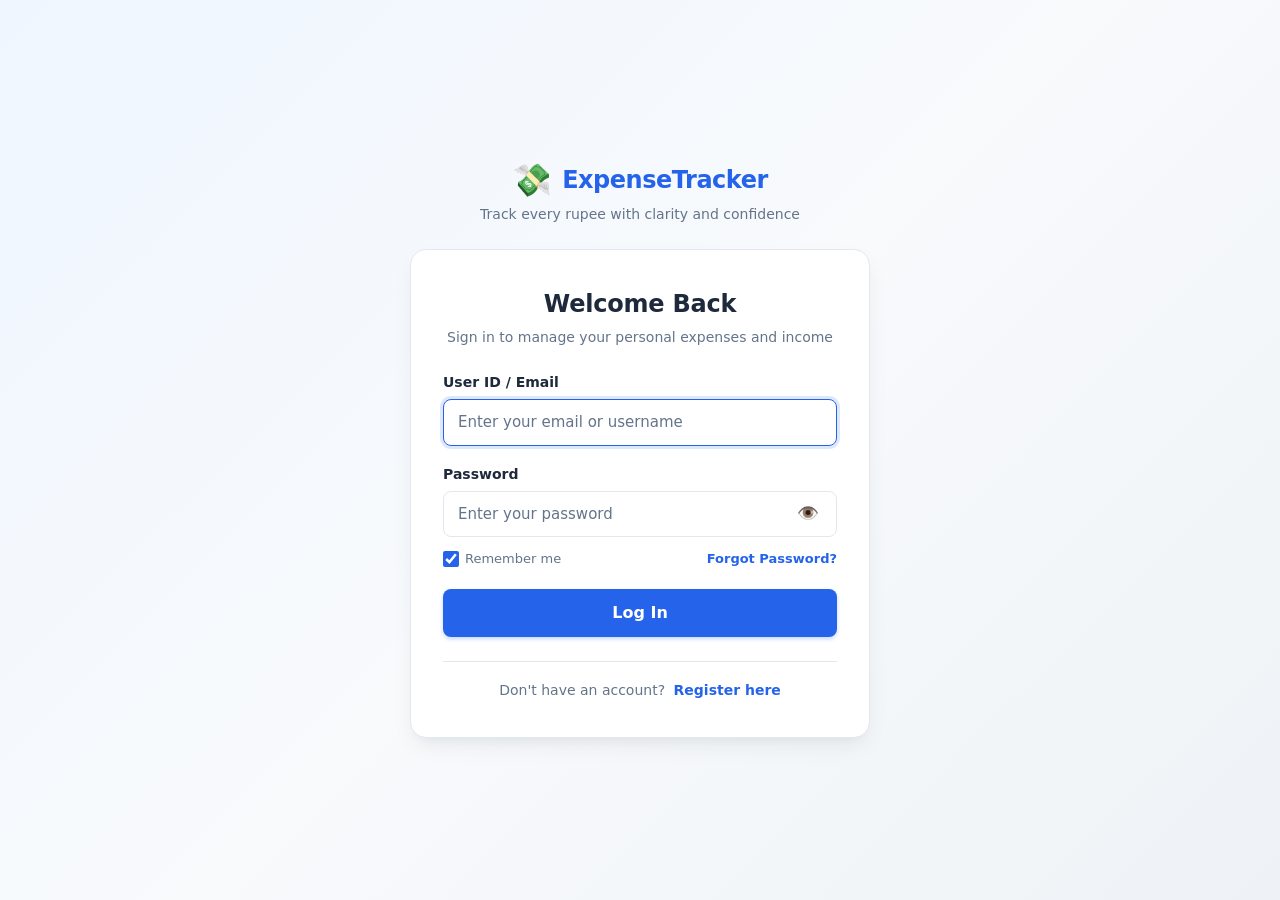
<file: index.html>
<!DOCTYPE html>
<html lang="en">
<head>
  <meta charset="UTF-8" />
  <meta name="viewport" content="width=device-width, initial-scale=1.0" />
  <title>Dashboard — ExpenseTracker</title>
  <link rel="stylesheet" href="css/style.css" />
</head>
<body>
  <div class="layout">

    <!-- ===================== SIDEBAR ===================== -->
    <aside class="sidebar">
      <div class="sidebar-logo">
        <span class="logo-icon">💸</span>
        <span class="logo-text">ExpenseTracker</span>
      </div>

      <nav class="sidebar-nav" aria-label="Primary navigation">
        <ul>
          <li>
            <a href="index.html" class="nav-item active" aria-current="page">
              <span class="nav-icon">📊</span>
              <span class="nav-label">Dashboard</span>
            </a>
          </li>
          <li>
            <a href="add-expense.html" class="nav-item">
              <span class="nav-icon">➕</span>
              <span class="nav-label">Add Expense</span>
            </a>
          </li>
          <li>
            <a href="transactions.html" class="nav-item">
              <span class="nav-icon">🧾</span>
              <span class="nav-label">Transactions</span>
            </a>
          </li>
          <li>
            <a href="categories.html" class="nav-item">
              <span class="nav-icon">🗂️</span>
              <span class="nav-label">Categories</span>
            </a>
          </li>
        </ul>
      </nav>

      <footer class="sidebar-footer">
        <p>© 2026 ExpenseTracker</p>
        <p>All rights reserved.</p>
        <p class="sidebar-test-link"><a href="tests.html">Run system tests</a></p>
      </footer>
    </aside>

    <!-- ===================== MAIN CONTENT ===================== -->
    <main class="main-content">

      <!-- Page Header -->
      <header class="page-header">
        <div class="page-header-text">
          <h1 class="page-title">Dashboard</h1>
          <p class="page-subtitle">Welcome back! Here's your financial overview.</p>
        </div>
        <a href="add-expense.html" class="btn btn-primary">+ Add Transaction</a>
      </header>

      <!-- Summary Cards -->
      <section class="summary-cards" aria-label="Financial summary">

        <article class="summary-card balance">
          <div class="card-icon">💰</div>
          <div class="card-info">
            <span class="card-label">Current Balance</span>
            <span class="amount" id="card-balance">LKR 0.00</span>
          </div>
        </article>

        <article class="summary-card income">
          <div class="card-icon">📈</div>
          <div class="card-info">
            <span class="card-label">Total Income</span>
            <span class="amount positive" id="card-income">+LKR 0.00</span>
          </div>
        </article>

        <article class="summary-card expense">
          <div class="card-icon">📉</div>
          <div class="card-info">
            <span class="card-label">Total Expenses</span>
            <span class="amount negative" id="card-expense">LKR 0.00</span>
          </div>
        </article>

      </section>

      <!-- Monthly Summary -->
      <section class="card monthly-summary" aria-label="Monthly summary">
        <div class="section-header">
          <h2 class="section-title" id="monthly-summary-title">Monthly Summary — November 2026</h2>
          <select class="form-select month-select" id="summary-month" aria-label="Select month for monthly summary"></select>
        </div>
        <ul class="monthly-list" id="monthly-list">
          <li class="monthly-empty">
            <span class="monthly-empty-icon">📅</span>
            <span>No transactions recorded for this month yet.</span>
            <a href="add-expense.html" class="monthly-empty-link">Add a transaction →</a>
          </li>
        </ul>
      </section>

      <!-- Recent Transactions -->
      <section class="card recent-transactions" aria-label="Recent transactions">
        <div class="section-header">
          <h2 class="section-title">Recent Transactions</h2>
          <a href="transactions.html" class="view-all-link">View all →</a>
        </div>

        <ul class="transaction-list" id="recent-transactions-list">
          <li class="transaction-item" style="justify-content: center; color: var(--text-muted); padding: 24px;">
            No transactions yet. Add your first transaction above!
          </li>
        </ul>
      </section>

    </main>
    <!-- /.main-content -->

  </div>
  <!-- /.layout -->

  <!-- JavaScript -->
  <script src="js/auth.js"></script>
  <script src="js/app.js"></script>
</body>
</html>
</file>
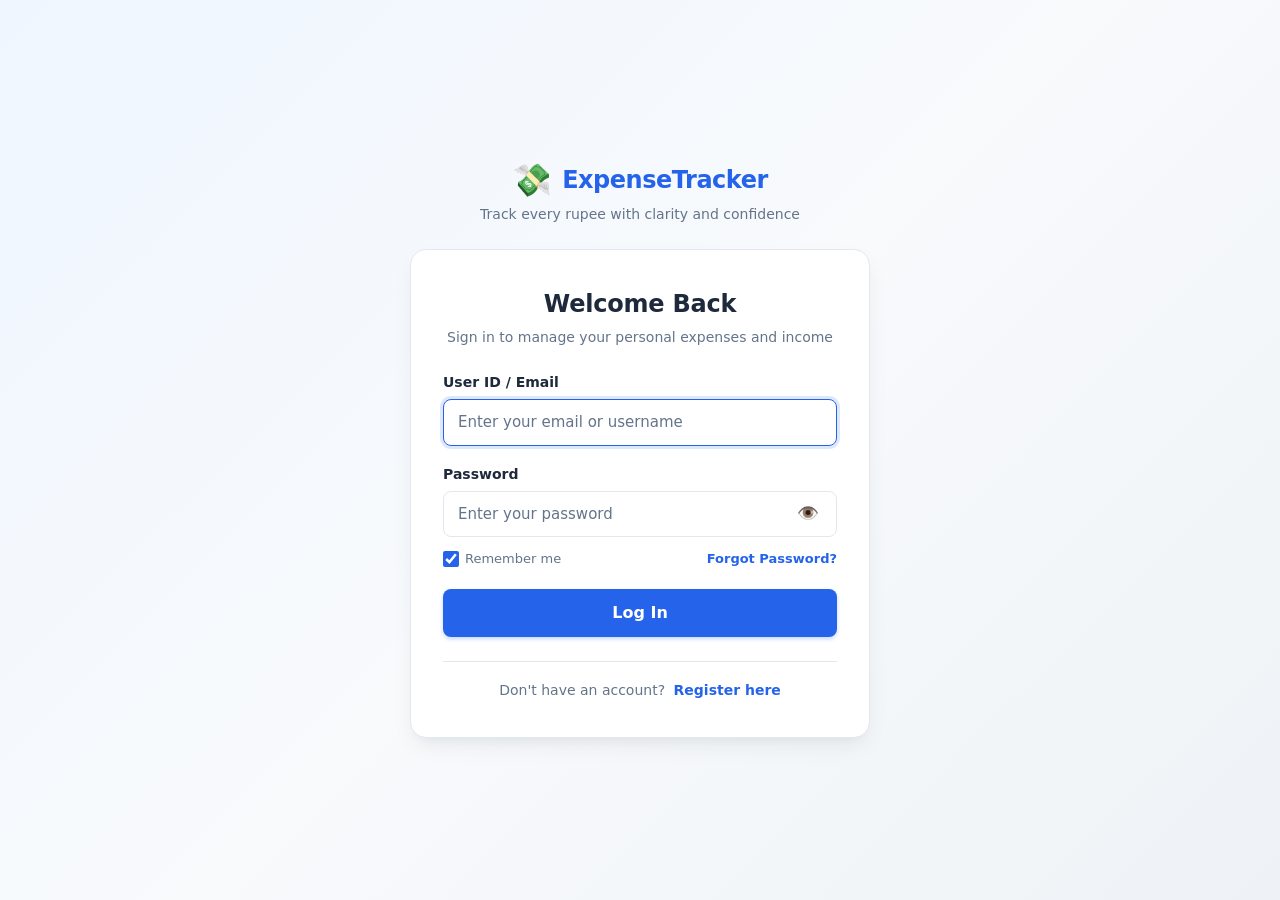
<file: add-expense.html>
<!DOCTYPE html>
<html lang="en">
<head>
  <meta charset="UTF-8" />
  <meta name="viewport" content="width=device-width, initial-scale=1.0" />
  <title>Add Transaction — ExpenseTracker</title>
  <link rel="stylesheet" href="css/style.css" />
  <link rel="stylesheet" href="css/add-expense.css" />
</head>
<body>
  <div class="layout">

    <!-- ===================== SIDEBAR ===================== -->
    <aside class="sidebar">
      <div class="sidebar-logo">
        <span class="logo-icon">💸</span>
        <span class="logo-text">ExpenseTracker</span>
      </div>

      <nav class="sidebar-nav" aria-label="Primary navigation">
        <ul>
          <li>
            <a href="index.html" class="nav-item">
              <span class="nav-icon">📊</span>
              <span class="nav-label">Dashboard</span>
            </a>
          </li>
          <li>
            <a href="add-expense.html" class="nav-item active" aria-current="page">
              <span class="nav-icon">➕</span>
              <span class="nav-label">Add Expense</span>
            </a>
          </li>
          <li>
            <a href="transactions.html" class="nav-item">
              <span class="nav-icon">🧾</span>
              <span class="nav-label">Transactions</span>
            </a>
          </li>
          <li>
            <a href="categories.html" class="nav-item">
              <span class="nav-icon">🗂️</span>
              <span class="nav-label">Categories</span>
            </a>
          </li>
        </ul>
      </nav>

      <footer class="sidebar-footer">
        <p>© 2026 ExpenseTracker</p>
        <p>All rights reserved.</p>
        <p class="sidebar-test-link"><a href="tests.html">Run system tests</a></p>
      </footer>
    </aside>

    <!-- ===================== MAIN CONTENT ===================== -->
    <main class="main-content">

      <!-- Page Header -->
      <header class="page-header">
        <div class="page-header-text">
          <h1 class="page-title" id="page-title">Add Transaction</h1>
          <p class="page-subtitle" id="page-subtitle">Record a new income or expense entry.</p>
        </div>
      </header>

      <!-- Form Card -->
      <div class="form-card card">

        <!-- Type Selector -->
        <div class="type-selector" role="group" aria-label="Transaction type">
          <button type="button" class="type-btn" id="type-income-btn" data-type="income" aria-pressed="false">Income</button>
          <button type="button" class="type-btn active type-expense" id="type-expense-btn" data-type="expense" aria-pressed="true">Expense</button>
        </div>

        <!-- Form Alert Notification -->
        <div id="form-alert" class="form-alert" role="alert" aria-live="polite"></div>

        <!-- Transaction Form -->
        <form class="transaction-form" id="transaction-form" action="#" method="post" novalidate>
          <input type="hidden" id="transaction-type" name="type" value="expense" />

          <!-- Description -->
          <div class="form-group">
            <label class="form-label" for="description">Description</label>
            <input
              class="form-input"
              type="text"
              id="description"
              name="description"
              placeholder="e.g. Groceries, Salary…"
              required
            />
          </div>

          <!-- Amount -->
          <div class="form-group">
            <label class="form-label" for="amount">Amount (LKR)</label>
            <input
              class="form-input"
              type="number"
              id="amount"
              name="amount"
              placeholder="LKR 0.00"
              min="0.01"
              step="0.01"
              required
            />
          </div>

          <!-- Category -->
          <div class="form-group">
            <label class="form-label" for="category">Category</label>
            <select class="form-select" id="category" name="category" required>
              <option value="" disabled selected>Select a category</option>
              <option value="food">Food</option>
              <option value="transport">Transport</option>
              <option value="shopping">Shopping</option>
              <option value="bills">Bills</option>
              <option value="entertainment">Entertainment</option>
              <option value="healthcare">Healthcare</option>
              <option value="education">Education</option>
              <option value="other">Other</option>
              <option value="work">Work / Salary</option>
            </select>
          </div>

          <!-- Date -->
          <div class="form-group">
            <label class="form-label" for="date">Date</label>
            <input
              class="form-input"
              type="date"
              id="date"
              name="date"
              required
            />
          </div>

          <!-- Notes -->
          <div class="form-group">
            <label class="form-label" for="notes">Notes <span class="form-optional">(optional)</span></label>
            <textarea
              class="form-textarea"
              id="notes"
              name="notes"
              placeholder="Any additional details…"
            ></textarea>
          </div>

          <!-- Submit Button -->
          <button type="submit" class="btn btn-primary btn-save" id="btn-save">Save Transaction</button>

        </form>

        <!-- Cancel Link -->
        <div class="cancel-link-wrapper">
          <a href="transactions.html" class="cancel-link">Cancel — back to Transactions</a>
        </div>

      </div>
      <!-- /.form-card -->

    </main>
    <!-- /.main-content -->

  </div>
  <!-- /.layout -->

  <!-- JavaScript -->
  <script src="js/auth.js"></script>
  <script src="js/app.js"></script>
</body>
</html>
</file>
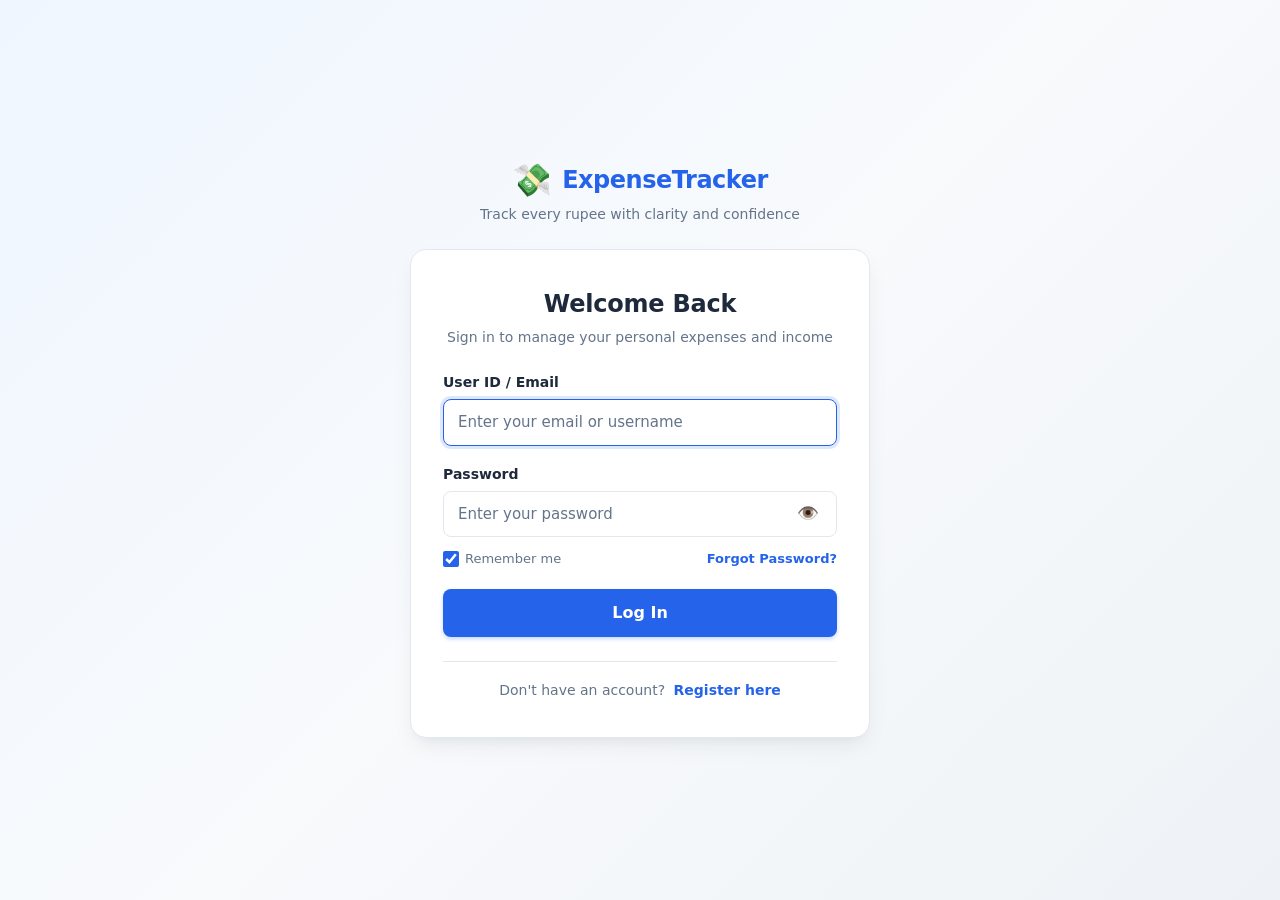
<file: categories.html>
<!DOCTYPE html>
<html lang="en">
<head>
  <meta charset="UTF-8" />
  <meta name="viewport" content="width=device-width, initial-scale=1.0" />
  <title>Categories — ExpenseTracker</title>
  <link rel="stylesheet" href="css/style.css" />
  <link rel="stylesheet" href="css/categories.css" />
</head>
<body>
  <div class="layout">

    <!-- ===================== SIDEBAR ===================== -->
    <aside class="sidebar">
      <div class="sidebar-logo">
        <span class="logo-icon">💸</span>
        <span class="logo-text">ExpenseTracker</span>
      </div>

      <nav class="sidebar-nav" aria-label="Primary navigation">
        <ul>
          <li>
            <a href="index.html" class="nav-item">
              <span class="nav-icon">📊</span>
              <span class="nav-label">Dashboard</span>
            </a>
          </li>
          <li>
            <a href="add-expense.html" class="nav-item">
              <span class="nav-icon">➕</span>
              <span class="nav-label">Add Expense</span>
            </a>
          </li>
          <li>
            <a href="transactions.html" class="nav-item">
              <span class="nav-icon">🧾</span>
              <span class="nav-label">Transactions</span>
            </a>
          </li>
          <li>
            <a href="categories.html" class="nav-item active" aria-current="page">
              <span class="nav-icon">🗂️</span>
              <span class="nav-label">Categories</span>
            </a>
          </li>
        </ul>
      </nav>

      <footer class="sidebar-footer">
        <p>© 2026 ExpenseTracker</p>
        <p>All rights reserved.</p>
        <p class="sidebar-test-link"><a href="tests.html">Run system tests</a></p>
      </footer>
    </aside>

    <!-- ===================== MAIN CONTENT ===================== -->
    <main class="main-content">

      <!-- Page Header -->
      <header class="page-header">
        <div class="page-header-text">
          <h1 class="page-title">Categories</h1>
          <p class="page-subtitle">Spending breakdown by category.</p>
        </div>
      </header>

      <!-- Overall Stats -->
      <section class="category-stats" aria-label="Overall spending stats">

        <article class="card category-stat-card">
          <div class="stat-icon">💳</div>
          <div class="stat-info">
            <span class="stat-label">Total Spent</span>
            <span class="stat-value amount negative" id="categories-total-spent">LKR 0.00</span>
          </div>
        </article>

        <article class="card category-stat-card">
          <div class="stat-icon">🗂️</div>
          <div class="stat-info">
            <span class="stat-label">Categories Active</span>
            <span class="stat-value" id="categories-active-count">0</span>
          </div>
        </article>

        <article class="card category-stat-card">
          <div class="stat-icon">🧾</div>
          <div class="stat-info">
            <span class="stat-label">Expense Entries</span>
            <span class="stat-value" id="categories-tx-count">0</span>
          </div>
        </article>

      </section>

      <!-- Empty state (shown when the user has no expenses yet) -->
      <div class="card empty-categories" id="categories-empty" style="display: none;">
        <span class="empty-categories-icon">📊</span>
        <div>
          <h2 class="empty-categories-title">No expenses recorded yet</h2>
          <p class="empty-categories-text">Add your first expense to see the category breakdown and spending progress bars.</p>
        </div>
        <a href="add-expense.html" class="btn btn-primary">+ Add Transaction</a>
      </div>

      <!-- Category Cards Grid -->
      <section class="categories-grid" id="categories-grid" aria-label="Category breakdown">

        <!-- Food -->
        <article class="category-card card">
          <div class="category-icon icon-food">🍔</div>
          <div class="category-details">
            <span class="category-name">Food</span>
            <span class="category-amount amount negative">LKR 0.00</span>
          </div>
          <div class="progress-bar-container" role="progressbar" aria-valuenow="0" aria-valuemin="0" aria-valuemax="100" aria-label="Food spending progress">
            <div class="progress-bar-fill fill-food" style="width: 0%;"></div>
          </div>
          <span class="category-pct">No spending yet</span>
        </article>

        <!-- Transport -->
        <article class="category-card card">
          <div class="category-icon icon-transport">🚌</div>
          <div class="category-details">
            <span class="category-name">Transport</span>
            <span class="category-amount amount negative">LKR 0.00</span>
          </div>
          <div class="progress-bar-container" role="progressbar" aria-valuenow="0" aria-valuemin="0" aria-valuemax="100" aria-label="Transport spending progress">
            <div class="progress-bar-fill fill-transport" style="width: 0%;"></div>
          </div>
          <span class="category-pct">No spending yet</span>
        </article>

        <!-- Shopping -->
        <article class="category-card card">
          <div class="category-icon icon-shopping">🛍️</div>
          <div class="category-details">
            <span class="category-name">Shopping</span>
            <span class="category-amount amount negative">LKR 0.00</span>
          </div>
          <div class="progress-bar-container" role="progressbar" aria-valuenow="0" aria-valuemin="0" aria-valuemax="100" aria-label="Shopping spending progress">
            <div class="progress-bar-fill fill-shopping" style="width: 0%;"></div>
          </div>
          <span class="category-pct">No spending yet</span>
        </article>

        <!-- Bills -->
        <article class="category-card card">
          <div class="category-icon icon-bills">⚡</div>
          <div class="category-details">
            <span class="category-name">Bills</span>
            <span class="category-amount amount negative">LKR 0.00</span>
          </div>
          <div class="progress-bar-container" role="progressbar" aria-valuenow="0" aria-valuemin="0" aria-valuemax="100" aria-label="Bills spending progress">
            <div class="progress-bar-fill fill-bills" style="width: 0%;"></div>
          </div>
          <span class="category-pct">No spending yet</span>
        </article>

        <!-- Entertainment -->
        <article class="category-card card">
          <div class="category-icon icon-entertainment">🎬</div>
          <div class="category-details">
            <span class="category-name">Entertainment</span>
            <span class="category-amount amount negative">LKR 0.00</span>
          </div>
          <div class="progress-bar-container" role="progressbar" aria-valuenow="0" aria-valuemin="0" aria-valuemax="100" aria-label="Entertainment spending progress">
            <div class="progress-bar-fill fill-entertainment" style="width: 0%;"></div>
          </div>
          <span class="category-pct">No spending yet</span>
        </article>

        <!-- Healthcare -->
        <article class="category-card card">
          <div class="category-icon icon-healthcare">❤️</div>
          <div class="category-details">
            <span class="category-name">Healthcare</span>
            <span class="category-amount amount negative">LKR 0.00</span>
          </div>
          <div class="progress-bar-container" role="progressbar" aria-valuenow="0" aria-valuemin="0" aria-valuemax="100" aria-label="Healthcare spending progress">
            <div class="progress-bar-fill fill-healthcare" style="width: 0%;"></div>
          </div>
          <span class="category-pct">No spending yet</span>
        </article>

        <!-- Education -->
        <article class="category-card card">
          <div class="category-icon icon-education">📚</div>
          <div class="category-details">
            <span class="category-name">Education</span>
            <span class="category-amount amount negative">LKR 0.00</span>
          </div>
          <div class="progress-bar-container" role="progressbar" aria-valuenow="0" aria-valuemin="0" aria-valuemax="100" aria-label="Education spending progress">
            <div class="progress-bar-fill fill-education" style="width: 0%;"></div>
          </div>
          <span class="category-pct">No spending yet</span>
        </article>

        <!-- Other -->
        <article class="category-card card">
          <div class="category-icon icon-other">📦</div>
          <div class="category-details">
            <span class="category-name">Other</span>
            <span class="category-amount amount negative">LKR 0.00</span>
          </div>
          <div class="progress-bar-container" role="progressbar" aria-valuenow="0" aria-valuemin="0" aria-valuemax="100" aria-label="Other spending progress">
            <div class="progress-bar-fill fill-other" style="width: 0%;"></div>
          </div>
          <span class="category-pct">No spending yet</span>
        </article>

      </section>

    </main>
    <!-- /.main-content -->

  </div>
  <!-- /.layout -->

  <!-- JavaScript -->
  <script src="js/auth.js"></script>
  <script src="js/app.js"></script>
</body>
</html>
</file>
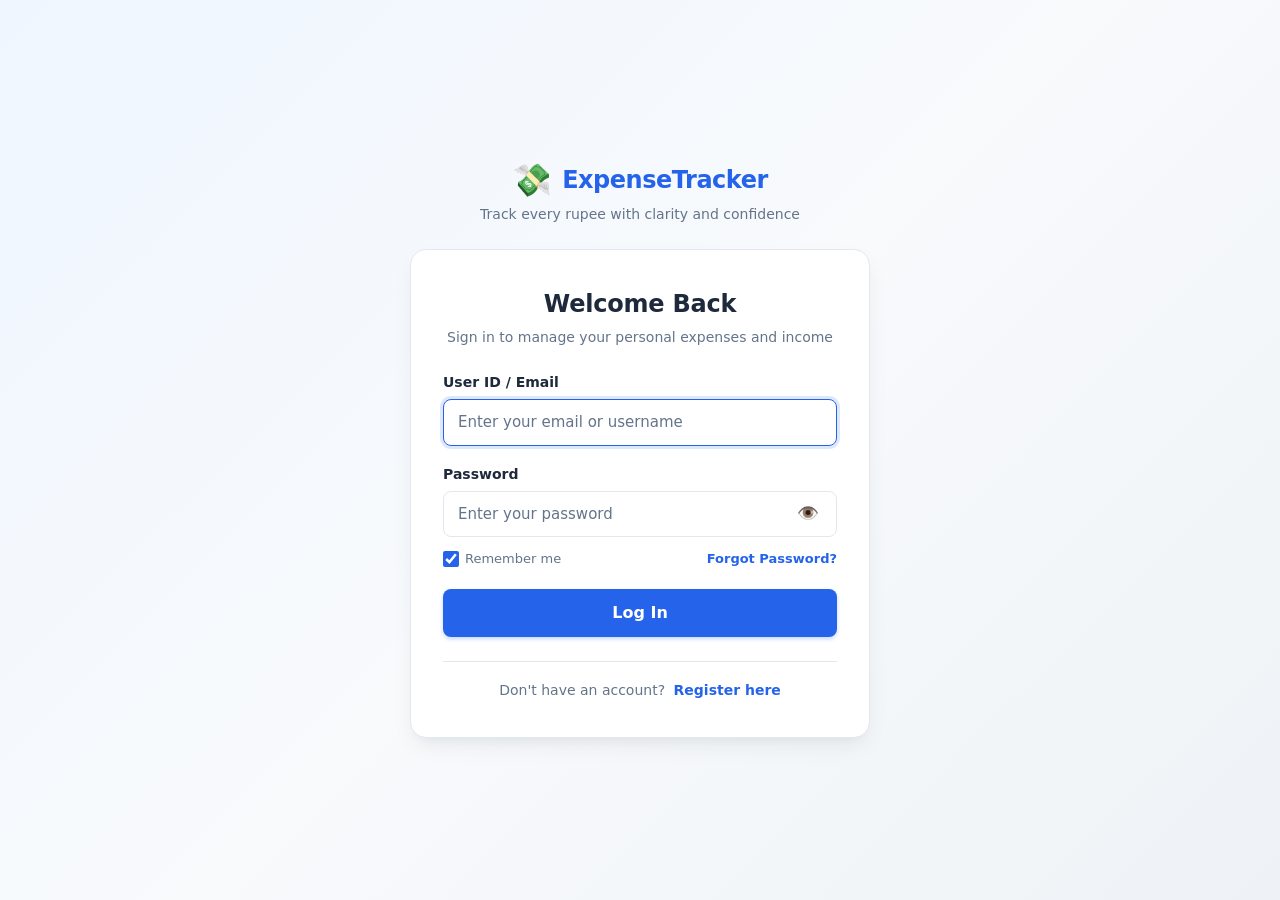
<file: login.html>
<!DOCTYPE html>
<html lang="en">
<head>
  <meta charset="UTF-8" />
  <meta name="viewport" content="width=device-width, initial-scale=1.0" />
  <title>Login — ExpenseTracker</title>
  <link rel="stylesheet" href="css/style.css" />
  <link rel="stylesheet" href="css/auth.css" />
</head>
<body class="auth-page">

  <div class="auth-wrapper">

    <!-- Brand Header -->
    <header class="auth-brand">
      <a href="index.html" class="auth-logo">
        <span class="auth-logo-icon">💸</span>
        <span class="auth-logo-text">ExpenseTracker</span>
      </a>
      <p class="auth-tagline">Track every rupee with clarity and confidence</p>
    </header>

    <!-- Main Login Card -->
    <main class="auth-card">

      <div class="auth-header">
        <h1 class="auth-title">Welcome Back</h1>
        <p class="auth-subtitle">Sign in to manage your personal expenses and income</p>
      </div>

      <!-- Alert Notification Banner -->
      <div id="auth-alert" class="auth-alert" role="alert" aria-live="polite"></div>

      <!-- Login Form -->
      <form id="login-form" novalidate>

        <!-- User ID / Email -->
        <div class="form-group">
          <label class="form-label" for="userid">User ID / Email</label>
          <div class="input-wrapper">
            <input
              type="text"
              id="userid"
              name="userid"
              class="form-input"
              placeholder="Enter your email or username"
              autocomplete="username"
              autofocus
              required
            />
          </div>
        </div>

        <!-- Password with Show Password Toggle -->
        <div class="form-group">
          <label class="form-label" for="password">Password</label>
          <div class="input-wrapper has-toggle">
            <input
              type="password"
              id="password"
              name="password"
              class="form-input"
              placeholder="Enter your password"
              autocomplete="current-password"
              required
            />
            <button
              type="button"
              class="btn-toggle-pwd"
              data-target="password"
              aria-label="Show password"
              title="Show password"
            >
              👁️
            </button>
          </div>
        </div>

        <!-- Remember Me & Forgot Password -->
        <div class="form-row-remember">
          <label class="remember-label">
            <input type="checkbox" id="remember-me" checked />
            <span>Remember me</span>
          </label>
          <a href="#" class="forgot-link" id="forgot-password-link">Forgot Password?</a>
        </div>

        <!-- Submit Button -->
        <button type="submit" class="btn-auth-submit" id="btn-login-submit">Log In</button>

      </form>

      <!-- Footer: Link to Register -->
      <footer class="auth-footer">
        <span>Don't have an account?</span>
        <a href="register.html" class="auth-footer-link">Register here</a>
      </footer>

    </main>

  </div>

  <!-- ===================== FORGOT PASSWORD MODAL ===================== -->
  <div class="auth-modal-backdrop" id="forgot-modal" role="dialog" aria-modal="true" aria-labelledby="modal-forgot-title">
    <div class="auth-modal">
      <div class="modal-header">
        <h2 class="modal-title" id="modal-forgot-title">Reset Password</h2>
        <button type="button" class="btn-close-modal" id="btn-close-forgot" aria-label="Close modal">&times;</button>
      </div>
      <p class="modal-subtitle">Enter your registered email address and set your new password.</p>

      <div id="forgot-alert" class="auth-alert" role="alert" aria-live="polite"></div>

      <form id="forgot-form" novalidate>
        <div class="form-group">
          <label class="form-label" for="reset-email">Registered Email</label>
          <div class="input-wrapper">
            <input
              type="email"
              id="reset-email"
              class="form-input"
              placeholder="name@example.com"
              required
            />
          </div>
        </div>

        <div class="form-group">
          <label class="form-label" for="reset-new-password">New Password</label>
          <div class="input-wrapper has-toggle">
            <input
              type="password"
              id="reset-new-password"
              class="form-input"
              placeholder="Minimum 6 characters"
              required
            />
            <button
              type="button"
              class="btn-toggle-pwd"
              data-target="reset-new-password"
              aria-label="Show password"
              title="Show password"
            >
              👁️
            </button>
          </div>
        </div>

        <div class="form-group">
          <label class="form-label" for="reset-confirm-password">Confirm New Password</label>
          <div class="input-wrapper has-toggle">
            <input
              type="password"
              id="reset-confirm-password"
              class="form-input"
              placeholder="Re-enter new password"
              required
            />
            <button
              type="button"
              class="btn-toggle-pwd"
              data-target="reset-confirm-password"
              aria-label="Show password"
              title="Show password"
            >
              👁️
            </button>
          </div>
        </div>

        <button type="submit" class="btn-auth-submit" style="margin-top: 8px;">Save New Password</button>
      </form>
    </div>
  </div>

  <!-- JavaScript -->
  <script src="js/auth.js"></script>
</body>
</html>
</file>
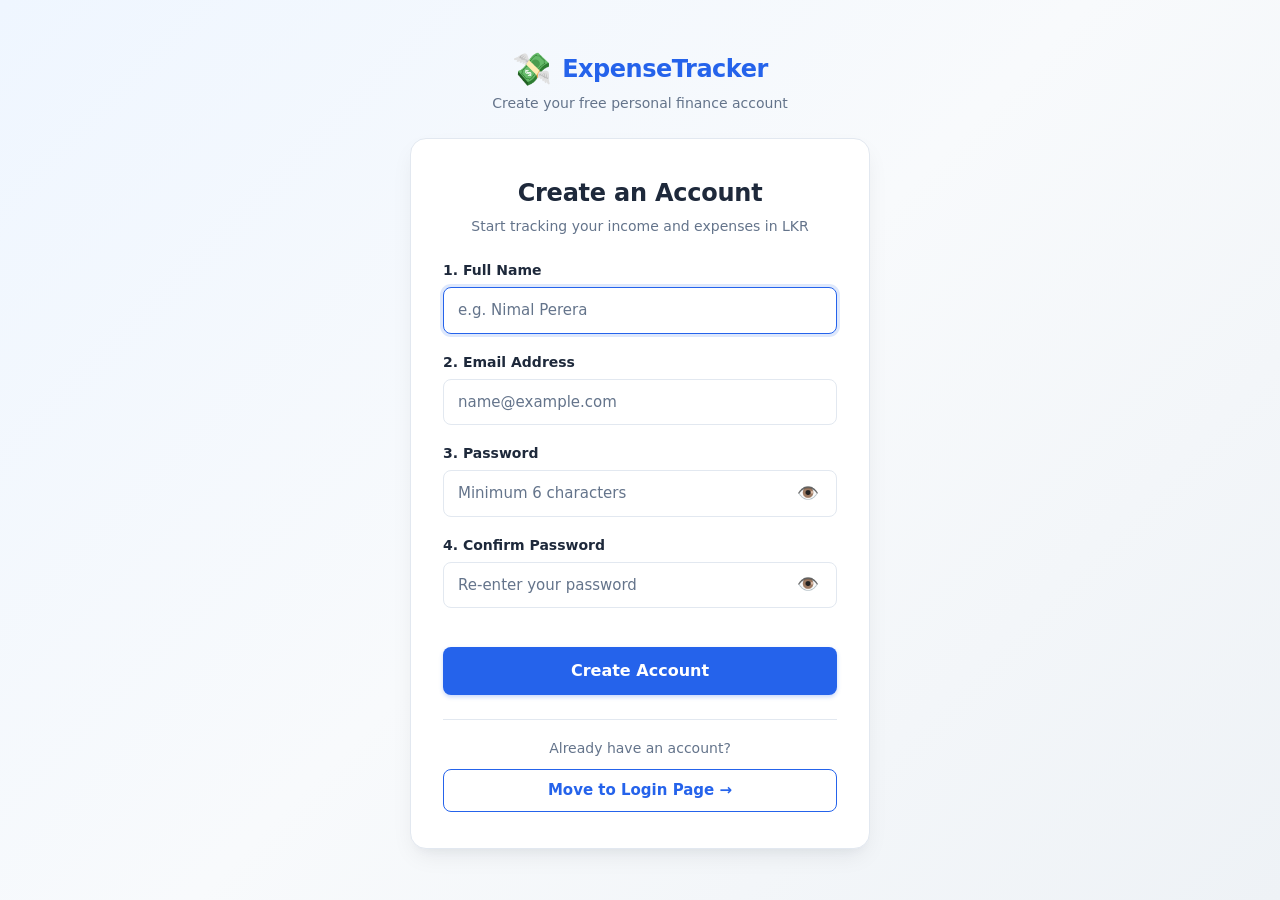
<file: register.html>
<!DOCTYPE html>
<html lang="en">
<head>
  <meta charset="UTF-8" />
  <meta name="viewport" content="width=device-width, initial-scale=1.0" />
  <title>Register — ExpenseTracker</title>
  <link rel="stylesheet" href="css/style.css" />
  <link rel="stylesheet" href="css/auth.css" />
</head>
<body class="auth-page">

  <div class="auth-wrapper">

    <!-- Brand Header -->
    <header class="auth-brand">
      <a href="index.html" class="auth-logo">
        <span class="auth-logo-icon">💸</span>
        <span class="auth-logo-text">ExpenseTracker</span>
      </a>
      <p class="auth-tagline">Create your free personal finance account</p>
    </header>

    <!-- Main Registration Card -->
    <main class="auth-card">

      <div class="auth-header">
        <h1 class="auth-title">Create an Account</h1>
        <p class="auth-subtitle">Start tracking your income and expenses in LKR</p>
      </div>

      <!-- Alert Notification Banner -->
      <div id="auth-alert" class="auth-alert" role="alert" aria-live="polite"></div>

      <!-- Registration Form -->
      <form id="register-form" novalidate>

        <!-- 1. Full Name -->
        <div class="form-group">
          <label class="form-label" for="reg-fullname">1. Full Name</label>
          <div class="input-wrapper">
            <input
              type="text"
              id="reg-fullname"
              name="fullname"
              class="form-input"
              placeholder="e.g. Nimal Perera"
              autocomplete="name"
              autofocus
              required
            />
          </div>
        </div>

        <!-- 2. Email -->
        <div class="form-group">
          <label class="form-label" for="reg-email">2. Email Address</label>
          <div class="input-wrapper">
            <input
              type="email"
              id="reg-email"
              name="email"
              class="form-input"
              placeholder="name@example.com"
              autocomplete="email"
              required
            />
          </div>
        </div>

        <!-- 3. Password with Show Password Toggle -->
        <div class="form-group">
          <label class="form-label" for="reg-password">3. Password</label>
          <div class="input-wrapper has-toggle">
            <input
              type="password"
              id="reg-password"
              name="password"
              class="form-input"
              placeholder="Minimum 6 characters"
              autocomplete="new-password"
              required
            />
            <button
              type="button"
              class="btn-toggle-pwd"
              data-target="reg-password"
              aria-label="Show password"
              title="Show password"
            >
              👁️
            </button>
          </div>
        </div>

        <!-- 4. Confirm Password with Show Password Toggle -->
        <div class="form-group">
          <label class="form-label" for="reg-confirm-password">4. Confirm Password</label>
          <div class="input-wrapper has-toggle">
            <input
              type="password"
              id="reg-confirm-password"
              name="confirm-password"
              class="form-input"
              placeholder="Re-enter your password"
              autocomplete="new-password"
              required
            />
            <button
              type="button"
              class="btn-toggle-pwd"
              data-target="reg-confirm-password"
              aria-label="Show password"
              title="Show password"
            >
              👁️
            </button>
          </div>
          <div class="pwd-match-hint" id="pwd-match-hint"></div>
        </div>

        <!-- Submit Button -->
        <button type="submit" class="btn-auth-submit" id="btn-register-submit">
          Create Account
        </button>

      </form>

      <!-- Already Registered Notice & Direct Login Button -->
      <footer class="auth-footer">
        <p style="margin-bottom: 10px;">Already have an account?</p>
        <a href="login.html" class="btn btn-outline" style="display:inline-block; width:100%; text-align:center; padding:10px 16px; border-radius:var(--radius); border:1px solid var(--primary); color:var(--primary); font-weight:700; text-decoration:none; transition:all 0.15s ease;">
          Move to Login Page →
        </a>
      </footer>

    </main>

  </div>

  <!-- JavaScript -->
  <script src="js/auth.js"></script>
</body>
</html>
</file>
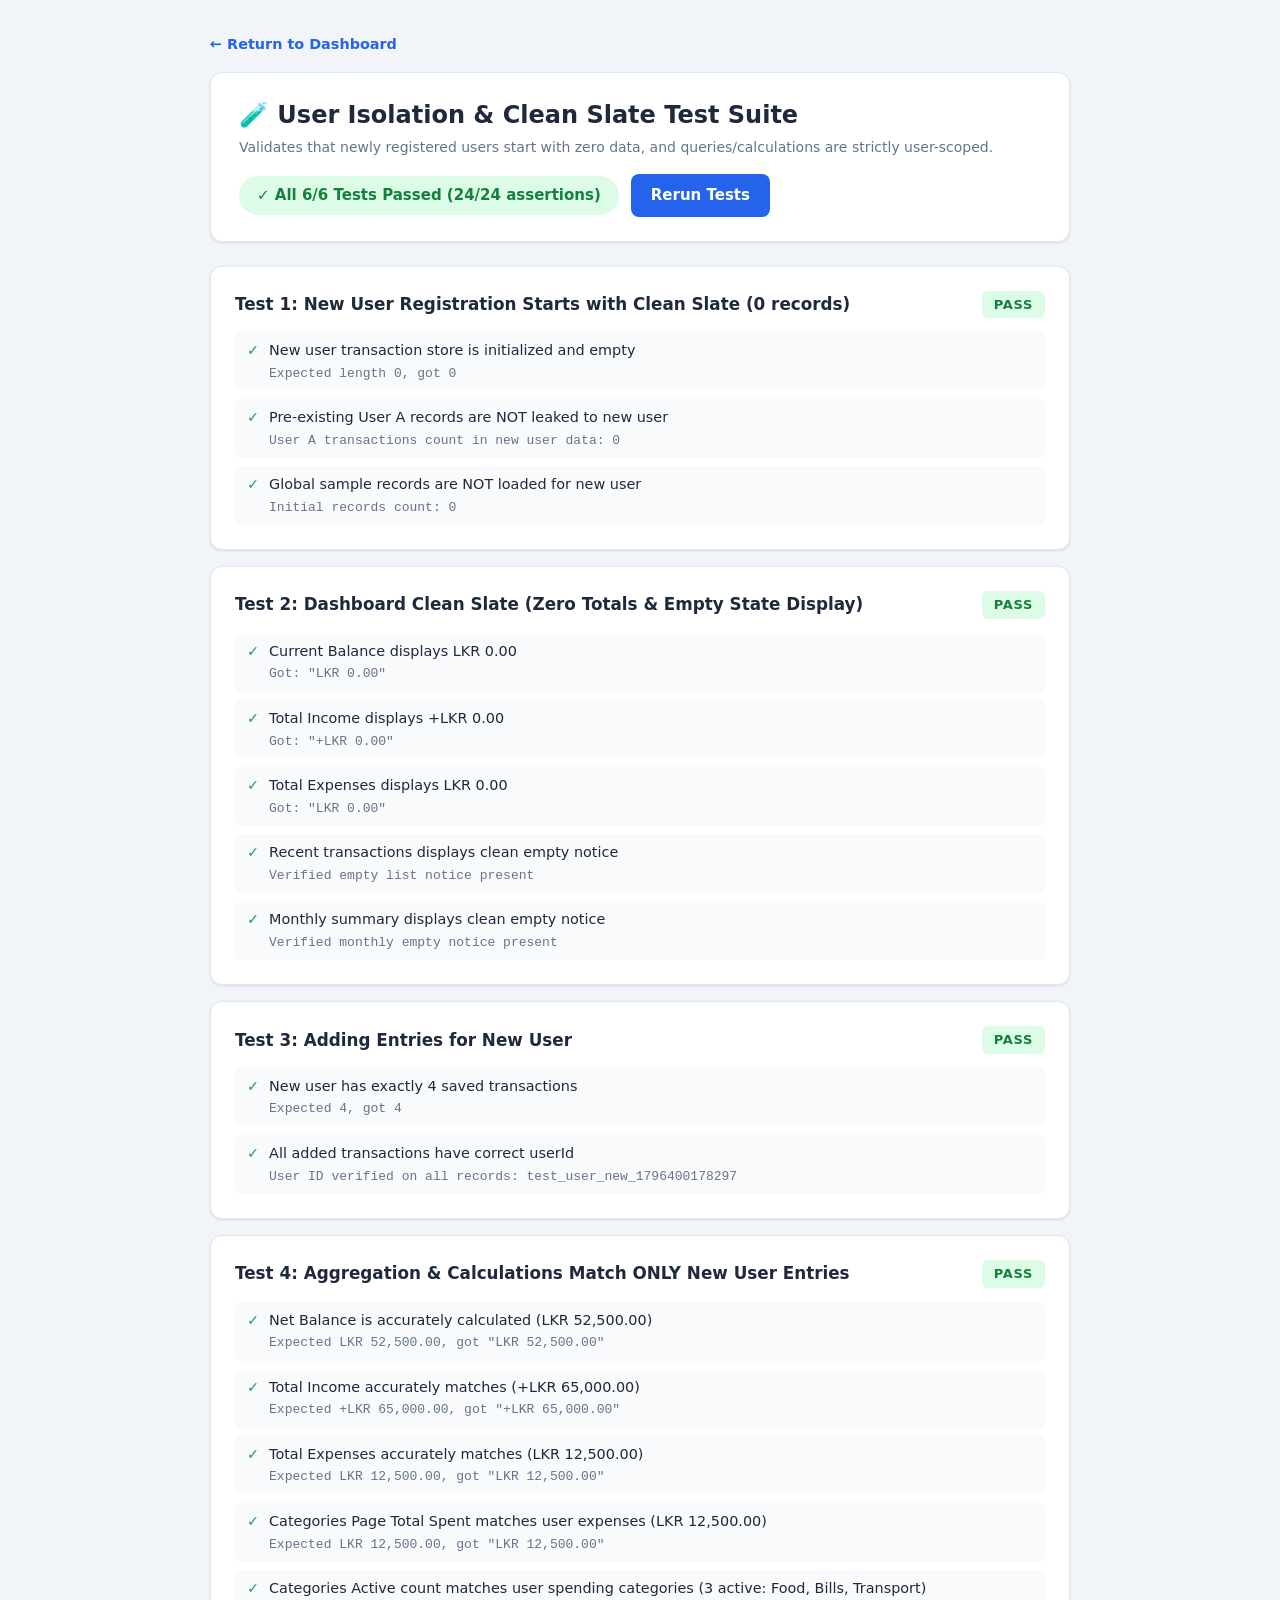
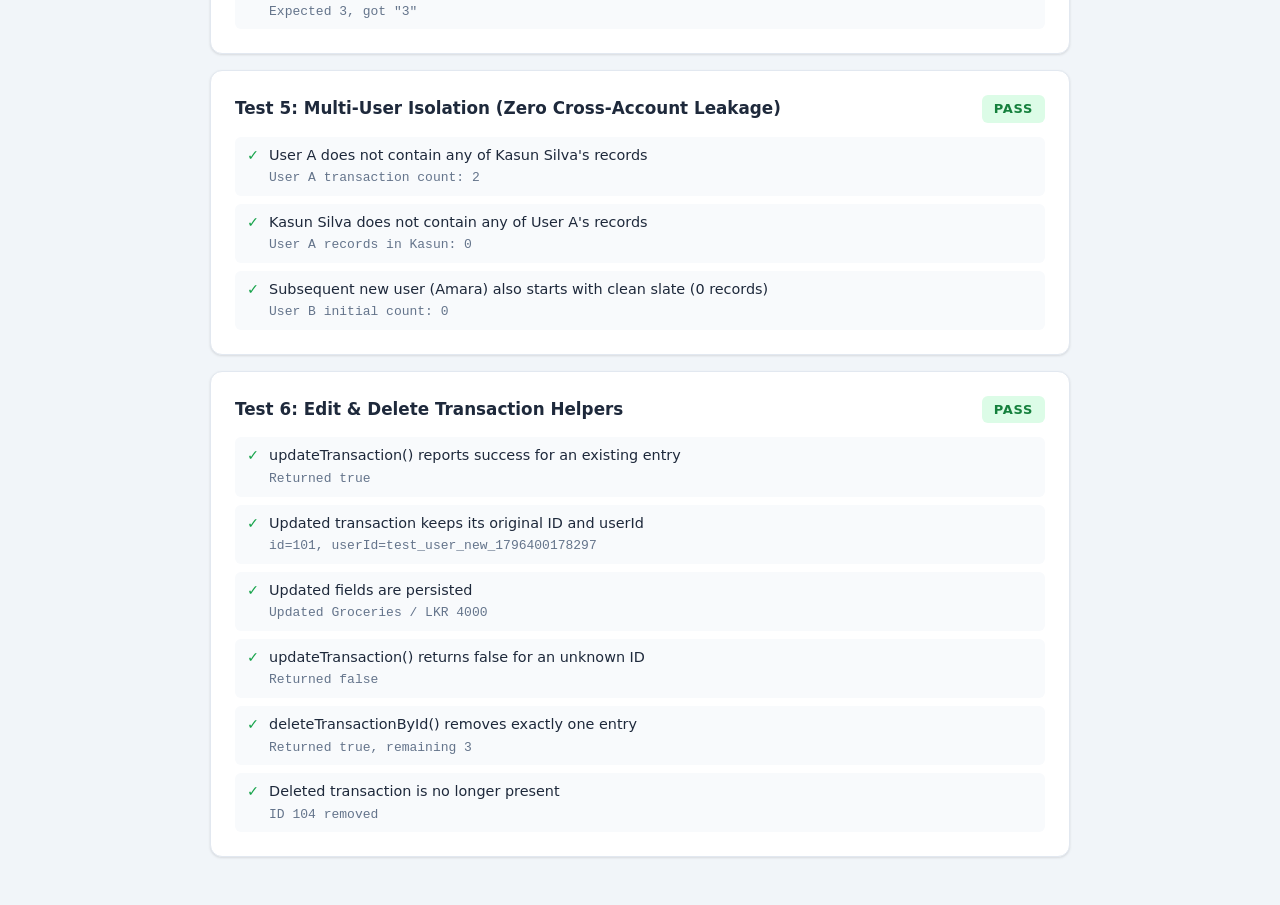
<file: tests.html>
<!DOCTYPE html>
<html lang="en">
<head>
  <meta charset="UTF-8" />
  <meta name="viewport" content="width=device-width, initial-scale=1.0" />
  <title>User Isolation Test Suite — ExpenseTracker</title>
  <link rel="stylesheet" href="css/style.css" />
  <style>
    body {
      background-color: #F1F5F9;
      padding: 32px 16px;
      font-family: var(--font);
    }
    .test-container {
      max-width: 860px;
      margin: 0 auto;
    }
    .test-header {
      background: #FFFFFF;
      padding: 24px 28px;
      border-radius: var(--radius-lg);
      border: 1px solid var(--border);
      box-shadow: var(--shadow);
      margin-bottom: 24px;
      display: flex;
      justify-content: space-between;
      align-items: center;
      flex-wrap: wrap;
      gap: 16px;
    }
    .test-title {
      font-size: 1.5rem;
      font-weight: 800;
      color: var(--text);
    }
    .test-summary-badge {
      padding: 8px 18px;
      border-radius: 999px;
      font-weight: 700;
      font-size: 0.9375rem;
      background: #E2E8F0;
      color: var(--text-muted);
    }
    .badge-pass { background: #DCFCE7; color: #15803D; }
    .badge-fail { background: #FEE2E2; color: #B91C1C; }

    .test-card {
      background: #FFFFFF;
      border-radius: var(--radius-lg);
      border: 1px solid var(--border);
      box-shadow: var(--shadow);
      padding: 24px;
      margin-bottom: 16px;
    }
    .test-card-header {
      display: flex;
      align-items: center;
      justify-content: space-between;
      margin-bottom: 14px;
    }
    .test-name {
      font-size: 1.05rem;
      font-weight: 700;
      color: var(--text);
    }
    .test-status {
      padding: 4px 12px;
      border-radius: 6px;
      font-size: 0.8125rem;
      font-weight: 700;
      text-transform: uppercase;
      letter-spacing: 0.05em;
    }
    .status-pass { background: #DCFCE7; color: #15803D; }
    .status-fail { background: #FEE2E2; color: #B91C1C; }

    .assertion-list {
      list-style: none;
      display: flex;
      flex-direction: column;
      gap: 8px;
      padding-left: 0;
    }
    .assertion-item {
      display: flex;
      align-items: flex-start;
      gap: 10px;
      font-size: 0.9rem;
      padding: 8px 12px;
      border-radius: 6px;
      background: #F8FAFC;
    }
    .assertion-icon {
      font-weight: 700;
      flex-shrink: 0;
    }
    .icon-pass { color: #16A34A; }
    .icon-fail { color: #DC2626; }
    .assertion-detail {
      color: var(--text-muted);
      font-family: monospace;
      font-size: 0.8125rem;
      margin-top: 2px;
    }

    .btn-run {
      background: var(--primary);
      color: #FFFFFF;
      border: none;
      padding: 10px 20px;
      border-radius: var(--radius);
      font-weight: 700;
      cursor: pointer;
      font-size: 0.9375rem;
      transition: background 0.15s ease;
    }
    .btn-run:hover { background: var(--primary-dark); }
    .nav-back-link {
      color: var(--primary);
      text-decoration: none;
      font-weight: 600;
      font-size: 0.9rem;
    }
  </style>
</head>
<body>

  <div class="test-container">

    <div style="margin-bottom: 16px;">
      <a href="index.html" class="nav-back-link">← Return to Dashboard</a>
    </div>

    <!-- Header -->
    <header class="test-header">
      <div>
        <h1 class="test-title">🧪 User Isolation & Clean Slate Test Suite</h1>
        <p style="color: var(--text-muted); font-size: 0.875rem; margin-top: 4px;">
          Validates that newly registered users start with zero data, and queries/calculations are strictly user-scoped.
        </p>
      </div>
      <div style="display: flex; align-items: center; gap: 12px;">
        <span id="test-summary-badge" class="test-summary-badge">Running tests…</span>
        <button type="button" class="btn-run" id="btn-rerun">Rerun Tests</button>
      </div>
    </header>

    <!-- Test Results Container -->
    <main id="test-results"></main>

  </div>

  <!-- Offscreen Mock DOM for component testing -->
  <div id="mock-dom" style="display: none;">
    <span id="card-balance"></span>
    <span id="card-income"></span>
    <span id="card-expense"></span>
    <ul id="monthly-list"></ul>
    <ul id="recent-transactions-list"></ul>
    <table><tbody id="transactions-tbody"></tbody></table>
    <span id="stat-income"></span>
    <span id="stat-expense"></span>
    <span id="stat-balance"></span>
    <span id="categories-total-spent"></span>
    <span id="categories-active-count"></span>
    <div id="categories-grid"></div>
  </div>

  <!-- Load Application Scripts -->
  <script src="js/auth.js"></script>
  <script src="js/app.js"></script>

  <!-- Test Runner Script -->
  <script>
    function runTestSuite() {
      const resultsContainer = document.getElementById('test-results');
      const summaryBadge = document.getElementById('test-summary-badge');
      resultsContainer.innerHTML = '';

      let totalAssertions = 0;
      let passedAssertions = 0;
      let totalTests = 0;
      let passedTests = 0;

      function renderTestCard(testName, assertions) {
        totalTests++;
        const isPass = assertions.every(a => a.pass);
        if (isPass) passedTests++;

        const card = document.createElement('div');
        card.className = 'test-card';

        let assertionsHtml = assertions.map(a => {
          totalAssertions++;
          if (a.pass) passedAssertions++;
          return `
            <li class="assertion-item">
              <span class="assertion-icon ${a.pass ? 'icon-pass' : 'icon-fail'}">${a.pass ? '✓' : '✕'}</span>
              <div>
                <div>${a.name}</div>
                ${a.detail ? `<div class="assertion-detail">${a.detail}</div>` : ''}
              </div>
            </li>
          `;
        }).join('');

        card.innerHTML = `
          <div class="test-card-header">
            <h2 class="test-name">${testName}</h2>
            <span class="test-status ${isPass ? 'status-pass' : 'status-fail'}">${isPass ? 'PASS' : 'FAIL'}</span>
          </div>
          <ul class="assertion-list">${assertionsHtml}</ul>
        `;

        resultsContainer.appendChild(card);
      }

      // Preserve existing user to restore after tests
      const originalUser = getCurrentUser();
      const originalUserWasPersistent = !!localStorage.getItem('expense_tracker_current_user_v1');
      const originalUsersRaw = localStorage.getItem('expense_tracker_users_v1');
      const testUserIds = [];

      try {
        // =======================================================
        // SETUP: Seed a pre-existing user (User A) with data
        // =======================================================
        const userA = {
          id: 'test_user_a',
          fullName: 'Existing User A',
          email: 'user_a@test.lk',
          password: 'password123'
        };
        const userATx = [
          { id: 9001, userId: 'test_user_a', description: 'Old Car Repair', category: 'Transport', type: 'expense', amount: 8000.00, date: '2026-11-01' },
          { id: 9002, userId: 'test_user_a', description: 'Old Work Salary', category: 'Work', type: 'income', amount: 95000.00, date: '2026-11-02' }
        ];
        testUserIds.push(userA.id);
        saveTransactions(userATx, userA.id);

        // =======================================================
        // TEST 1: New User Registration Starts With Clean Slate
        // =======================================================
        const newUserId = 'test_user_new_' + Date.now();
        const newUser = {
          id: newUserId,
          fullName: 'Kasun Silva',
          email: 'kasun@test.lk',
          password: 'password123'
        };
        testUserIds.push(newUser.id);

        // Simulate registration: save user, set current user, and initialize empty store
        const users = getUsers();
        users.push(newUser);
        saveUsers(users);
        setCurrentUser(newUser);
        saveTransactions([], newUser.id);

        const initialTx = getTransactions(newUser.id);

        const test1Assertions = [
          {
            name: 'New user transaction store is initialized and empty',
            pass: Array.isArray(initialTx) && initialTx.length === 0,
            detail: `Expected length 0, got ${initialTx.length}`
          },
          {
            name: 'Pre-existing User A records are NOT leaked to new user',
            pass: initialTx.every(t => t.userId !== 'test_user_a'),
            detail: 'User A transactions count in new user data: 0'
          },
          {
            name: 'Global sample records are NOT loaded for new user',
            pass: initialTx.every(t => t.id > 100),
            detail: 'Initial records count: ' + initialTx.length
          }
        ];
        renderTestCard('Test 1: New User Registration Starts with Clean Slate (0 records)', test1Assertions);

        // =======================================================
        // TEST 2: Dashboard Calculation & UI Verification on Empty State
        // =======================================================
        initDashboardPage();

        const balanceText = document.getElementById('card-balance').textContent;
        const incomeText = document.getElementById('card-income').textContent;
        const expenseText = document.getElementById('card-expense').textContent;
        const recentHtml = document.getElementById('recent-transactions-list').innerHTML;
        const monthlyHtml = document.getElementById('monthly-list').innerHTML;

        const test2Assertions = [
          {
            name: 'Current Balance displays LKR 0.00',
            pass: balanceText.includes('LKR 0.00'),
            detail: `Got: "${balanceText}"`
          },
          {
            name: 'Total Income displays +LKR 0.00',
            pass: incomeText.includes('0.00'),
            detail: `Got: "${incomeText}"`
          },
          {
            name: 'Total Expenses displays LKR 0.00',
            pass: expenseText.includes('0.00'),
            detail: `Got: "${expenseText}"`
          },
          {
            name: 'Recent transactions displays clean empty notice',
            pass: recentHtml.includes('No transactions yet'),
            detail: 'Verified empty list notice present'
          },
          {
            name: 'Monthly summary displays clean empty notice',
            pass: monthlyHtml.includes('No transactions recorded'),
            detail: 'Verified monthly empty notice present'
          }
        ];
        renderTestCard('Test 2: Dashboard Clean Slate (Zero Totals & Empty State Display)', test2Assertions);

        // =======================================================
        // TEST 3: Add Expenses for the New User
        // =======================================================
        const tx1 = { id: 101, userId: newUserId, description: 'Supermarket Groceries', category: 'Food', categoryKey: 'food', type: 'expense', amount: 3500.00, date: '2026-11-12' };
        const tx2 = { id: 102, userId: newUserId, description: 'Electricity Bill', category: 'Bills', categoryKey: 'bills', type: 'expense', amount: 7200.00, date: '2026-11-12' };
        const tx3 = { id: 103, userId: newUserId, description: 'Monthly Salary', category: 'Work', categoryKey: 'work', type: 'income', amount: 65000.00, date: '2026-11-12' };
        const tx4 = { id: 104, userId: newUserId, description: 'Highway Bus Pass', category: 'Transport', categoryKey: 'transport', type: 'expense', amount: 1800.00, date: '2026-11-12' };

        const userEntries = [tx1, tx2, tx3, tx4];
        saveTransactions(userEntries, newUserId);

        const loadedAfterAdd = getTransactions(newUserId);

        const test3Assertions = [
          {
            name: 'New user has exactly 4 saved transactions',
            pass: loadedAfterAdd.length === 4,
            detail: `Expected 4, got ${loadedAfterAdd.length}`
          },
          {
            name: 'All added transactions have correct userId',
            pass: loadedAfterAdd.every(t => t.userId === newUserId),
            detail: `User ID verified on all records: ${newUserId}`
          }
        ];
        renderTestCard('Test 3: Adding Entries for New User', test3Assertions);

        // =======================================================
        // TEST 4: Calculations Accurately Match ONLY New User Entries
        // =======================================================
        // Expected:
        // Income = 65,000.00
        // Expenses = 3,500 + 7,200 + 1,800 = 12,500.00
        // Net Balance = 65,000 - 12,500 = 52,500.00
        initDashboardPage();
        initCategoriesPage();

        const newBalanceText = document.getElementById('card-balance').textContent;
        const newIncomeText = document.getElementById('card-income').textContent;
        const newExpenseText = document.getElementById('card-expense').textContent;
        const catTotalText = document.getElementById('categories-total-spent').textContent;
        const catActiveCount = document.getElementById('categories-active-count').textContent;

        const test4Assertions = [
          {
            name: 'Net Balance is accurately calculated (LKR 52,500.00)',
            pass: newBalanceText.includes('52,500.00'),
            detail: `Expected LKR 52,500.00, got "${newBalanceText}"`
          },
          {
            name: 'Total Income accurately matches (+LKR 65,000.00)',
            pass: newIncomeText.includes('65,000.00'),
            detail: `Expected +LKR 65,000.00, got "${newIncomeText}"`
          },
          {
            name: 'Total Expenses accurately matches (LKR 12,500.00)',
            pass: newExpenseText.includes('12,500.00'),
            detail: `Expected LKR 12,500.00, got "${newExpenseText}"`
          },
          {
            name: 'Categories Page Total Spent matches user expenses (LKR 12,500.00)',
            pass: catTotalText.includes('12,500.00'),
            detail: `Expected LKR 12,500.00, got "${catTotalText}"`
          },
          {
            name: 'Categories Active count matches user spending categories (3 active: Food, Bills, Transport)',
            pass: catActiveCount.trim() === '3',
            detail: `Expected 3, got "${catActiveCount}"`
          }
        ];
        renderTestCard('Test 4: Aggregation & Calculations Match ONLY New User Entries', test4Assertions);

        // =======================================================
        // TEST 5: Complete Cross-User Isolation (No Data Crossover)
        // =======================================================
        // Check User A records
        const userAStored = getTransactions(userA.id);
        const hasKasunInA = userAStored.some(t => t.userId === newUserId);
        const hasAInKasun = loadedAfterAdd.some(t => t.userId === userA.id);

        // Register a second new user (User B: Amara)
        const userB = { id: 'test_user_b_' + Date.now(), fullName: 'Amara', email: 'amara@test.lk' };
        testUserIds.push(userB.id);
        saveTransactions([], userB.id);
        const userBInitial = getTransactions(userB.id);

        const test5Assertions = [
          {
            name: 'User A does not contain any of Kasun Silva\'s records',
            pass: !hasKasunInA && userAStored.length === 2,
            detail: `User A transaction count: ${userAStored.length}`
          },
          {
            name: 'Kasun Silva does not contain any of User A\'s records',
            pass: !hasAInKasun,
            detail: 'User A records in Kasun: 0'
          },
          {
            name: 'Subsequent new user (Amara) also starts with clean slate (0 records)',
            pass: Array.isArray(userBInitial) && userBInitial.length === 0,
            detail: `User B initial count: ${userBInitial.length}`
          }
        ];
        renderTestCard('Test 5: Multi-User Isolation (Zero Cross-Account Leakage)', test5Assertions);

        // =======================================================
        // TEST 6: Edit & Delete Transaction Helpers
        // =======================================================
        const updateOk = updateTransaction(101, {
          description: 'Updated Groceries',
          amount: 4000.00
        }, newUserId);
        const afterUpdate = getTransactions(newUserId);
        const updatedTx = afterUpdate.find(t => t.id === 101);
        const missingUpdate = updateTransaction(999999, { description: 'Nope' }, newUserId);
        const deleteOk = deleteTransactionById(104, newUserId);
        const afterDelete = getTransactions(newUserId);

        const test6Assertions = [
          {
            name: 'updateTransaction() reports success for an existing entry',
            pass: updateOk === true,
            detail: `Returned ${updateOk}`
          },
          {
            name: 'Updated transaction keeps its original ID and userId',
            pass: !!updatedTx && updatedTx.id === 101 && updatedTx.userId === newUserId,
            detail: updatedTx ? `id=${updatedTx.id}, userId=${updatedTx.userId}` : 'not found'
          },
          {
            name: 'Updated fields are persisted',
            pass: !!updatedTx && updatedTx.description === 'Updated Groceries' && Number(updatedTx.amount) === 4000,
            detail: updatedTx ? `${updatedTx.description} / LKR ${updatedTx.amount}` : 'not found'
          },
          {
            name: 'updateTransaction() returns false for an unknown ID',
            pass: missingUpdate === false,
            detail: `Returned ${missingUpdate}`
          },
          {
            name: 'deleteTransactionById() removes exactly one entry',
            pass: deleteOk === true && afterDelete.length === 3,
            detail: `Returned ${deleteOk}, remaining ${afterDelete.length}`
          },
          {
            name: 'Deleted transaction is no longer present',
            pass: !afterDelete.some(t => t.id === 104),
            detail: 'ID 104 removed'
          }
        ];
        renderTestCard('Test 6: Edit & Delete Transaction Helpers', test6Assertions);

      } finally {
        // Restore the user list and remove every test-only transaction store
        if (originalUsersRaw === null) {
          localStorage.removeItem('expense_tracker_users_v1');
        } else {
          localStorage.setItem('expense_tracker_users_v1', originalUsersRaw);
        }

        testUserIds.forEach(id => {
          localStorage.removeItem('expense_tracker_tx_' + id);
        });

        // Restore previous user session (persistent or per-tab)
        if (originalUser) {
          setCurrentUser(originalUser, originalUserWasPersistent);
        } else {
          clearCurrentUser();
        }
      }

      // Final summary
      const allPassed = passedTests === totalTests;
      summaryBadge.textContent = allPassed
        ? `✓ All ${passedTests}/${totalTests} Tests Passed (${passedAssertions}/${totalAssertions} assertions)`
        : `✕ ${totalTests - passedTests} Tests Failed`;
      summaryBadge.className = `test-summary-badge ${allPassed ? 'badge-pass' : 'badge-fail'}`;
    }

    document.addEventListener('DOMContentLoaded', function () {
      runTestSuite();
      document.getElementById('btn-rerun').addEventListener('click', runTestSuite);
    });
  </script>
</body>
</html>
</file>
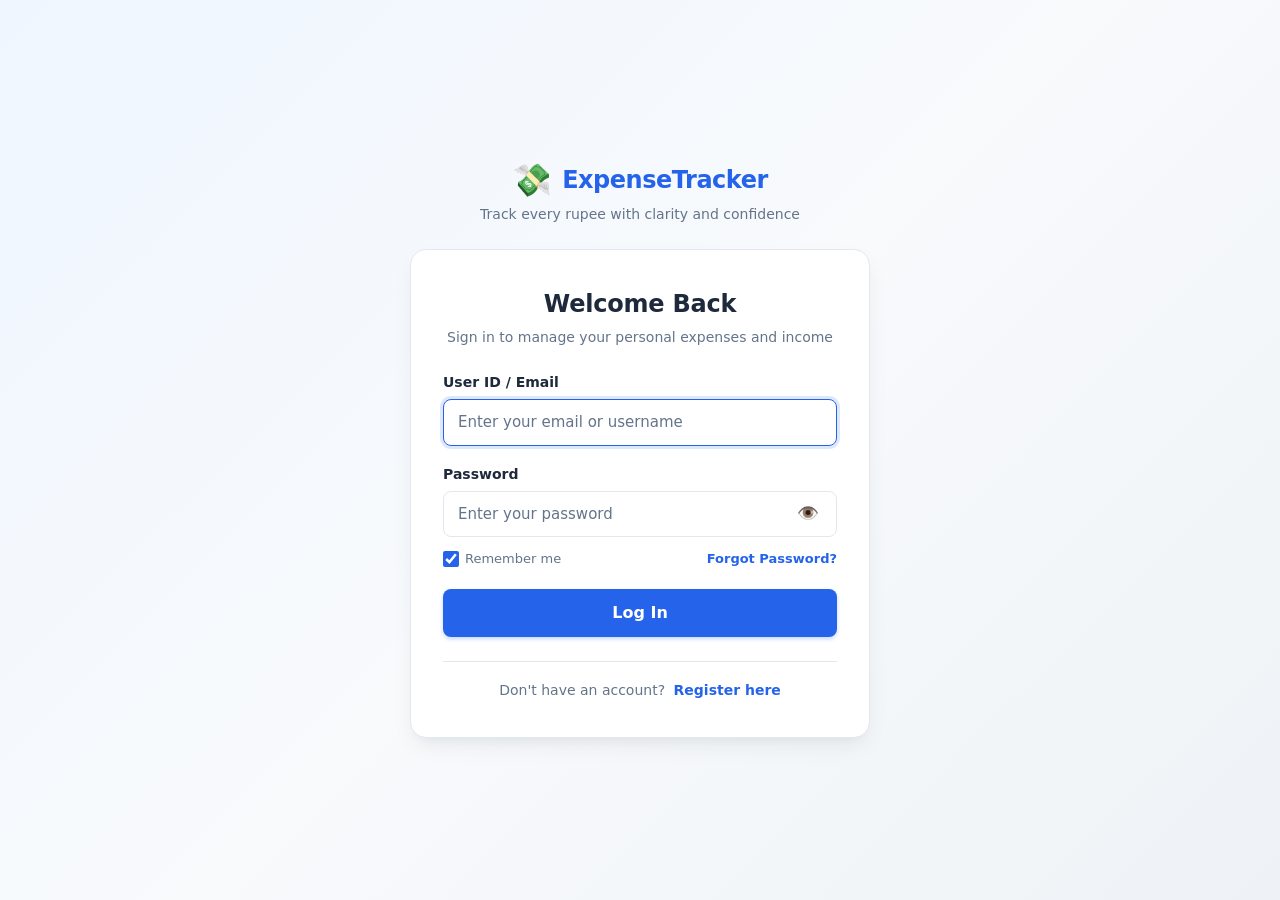
<file: transactions.html>
<!DOCTYPE html>
<html lang="en">
<head>
  <meta charset="UTF-8" />
  <meta name="viewport" content="width=device-width, initial-scale=1.0" />
  <title>Transactions — ExpenseTracker</title>
  <link rel="stylesheet" href="css/style.css" />
  <link rel="stylesheet" href="css/transactions.css" />
</head>
<body>
  <div class="layout">

    <!-- ===================== SIDEBAR ===================== -->
    <aside class="sidebar">
      <div class="sidebar-logo">
        <span class="logo-icon">💸</span>
        <span class="logo-text">ExpenseTracker</span>
      </div>

      <nav class="sidebar-nav" aria-label="Primary navigation">
        <ul>
          <li>
            <a href="index.html" class="nav-item">
              <span class="nav-icon">📊</span>
              <span class="nav-label">Dashboard</span>
            </a>
          </li>
          <li>
            <a href="add-expense.html" class="nav-item">
              <span class="nav-icon">➕</span>
              <span class="nav-label">Add Expense</span>
            </a>
          </li>
          <li>
            <a href="transactions.html" class="nav-item active" aria-current="page">
              <span class="nav-icon">🧾</span>
              <span class="nav-label">Transactions</span>
            </a>
          </li>
          <li>
            <a href="categories.html" class="nav-item">
              <span class="nav-icon">🗂️</span>
              <span class="nav-label">Categories</span>
            </a>
          </li>
        </ul>
      </nav>

      <footer class="sidebar-footer">
        <p>© 2026 ExpenseTracker</p>
        <p>All rights reserved.</p>
        <p class="sidebar-test-link"><a href="tests.html">Run system tests</a></p>
      </footer>
    </aside>

    <!-- ===================== MAIN CONTENT ===================== -->
    <main class="main-content">

      <!-- Page Header -->
      <header class="page-header">
        <div class="page-header-text">
          <h1 class="page-title">Transactions</h1>
          <p class="page-subtitle">All your financial activity.</p>
        </div>
        <a href="add-expense.html" class="btn btn-primary">+ Add Transaction</a>
      </header>

      <!-- Filter / Search Bar -->
      <section class="filter-bar card" aria-label="Filter transactions">
        <div class="filter-main">
          <input
            class="form-input search-input"
            id="search-input"
            type="search"
            placeholder="Search description, category, notes…"
            aria-label="Search transactions"
          />
          <select class="form-select filter-select" id="filter-category" aria-label="Filter by category">
            <option value="">All Categories</option>
            <option value="food">Food</option>
            <option value="transport">Transport</option>
            <option value="shopping">Shopping</option>
            <option value="bills">Bills</option>
            <option value="entertainment">Entertainment</option>
            <option value="healthcare">Healthcare</option>
            <option value="education">Education</option>
            <option value="other">Other</option>
            <option value="work">Work</option>
          </select>
          <select class="form-select filter-select" id="filter-type" aria-label="Filter by type">
            <option value="">All Types</option>
            <option value="income">Income</option>
            <option value="expense">Expense</option>
          </select>
        </div>

        <div class="filter-advanced">
          <label class="filter-field">
            <span class="filter-label">From</span>
            <input class="form-input filter-date" id="filter-from" type="date" aria-label="Filter from date" />
          </label>
          <label class="filter-field">
            <span class="filter-label">To</span>
            <input class="form-input filter-date" id="filter-to" type="date" aria-label="Filter to date" />
          </label>
          <label class="filter-field">
            <span class="filter-label">Sort</span>
            <select class="form-select filter-select" id="sort-by" aria-label="Sort transactions">
              <option value="date-desc">Newest first</option>
              <option value="date-asc">Oldest first</option>
              <option value="amount-desc">Amount: high → low</option>
              <option value="amount-asc">Amount: low → high</option>
            </select>
          </label>
          <button type="button" class="btn btn-primary filter-btn" id="filter-btn">Filter</button>
          <button type="button" class="btn reset-btn" id="reset-filter-btn">Reset</button>
        </div>
      </section>

      <!-- Table Toolbar -->
      <div class="table-toolbar">
        <span class="transaction-count" id="transaction-count" aria-live="polite">No transactions</span>
        <button type="button" class="btn btn-outline btn-sm" id="export-csv-btn">⬇ Export CSV</button>
      </div>

      <!-- Transactions Table -->
      <section class="card table-card" aria-label="Transactions table">
        <div class="table-wrapper">
          <table class="transactions-table">
            <thead>
              <tr>
                <th scope="col">Description</th>
                <th scope="col">Category</th>
                <th scope="col">Date</th>
                <th scope="col">Type</th>
                <th scope="col" class="col-amount">Amount</th>
                <th scope="col" class="col-action">Actions</th>
              </tr>
            </thead>
            <tbody id="transactions-tbody">
              <tr class="empty-row">
                <td colspan="6" class="td-empty">
                  <div class="empty-state">
                    <span class="empty-icon">📝</span>
                    <p class="empty-title">No transactions recorded yet</p>
                    <p class="empty-subtitle">Start tracking by adding your first expense or income.</p>
                    <a href="add-expense.html" class="btn btn-primary" style="margin-top:10px; text-decoration:none;">+ Add Transaction</a>
                  </div>
                </td>
              </tr>
            </tbody>
          </table>
        </div>
      </section>

      <!-- Table Summary -->
      <div class="table-summary card" aria-label="Transactions summary">
        <div class="summary-stat">
          <span class="summary-stat-label">Total Income</span>
          <span class="summary-stat-value amount-income" id="stat-income">+LKR 0.00</span>
        </div>
        <div class="summary-divider" role="separator"></div>
        <div class="summary-stat">
          <span class="summary-stat-label">Total Expenses</span>
          <span class="summary-stat-value amount-expense" id="stat-expense">-LKR 0.00</span>
        </div>
        <div class="summary-divider" role="separator"></div>
        <div class="summary-stat">
          <span class="summary-stat-label">Net Balance</span>
          <span class="summary-stat-value amount-income" id="stat-balance">LKR 0.00</span>
        </div>
      </div>

    </main>
    <!-- /.main-content -->

  </div>
  <!-- /.layout -->

  <!-- JavaScript -->
  <script src="js/auth.js"></script>
  <script src="js/app.js"></script>
</body>
</html>
</file>
<file: css/style.css>
/* =============================================================
   style.css  —  Shared stylesheet for ExpenseTracker
   Applies to: all pages
   ============================================================= */

/* -------------------------------------------------------
   1. CSS Custom Properties (Design Tokens)
   ------------------------------------------------------- */
:root {
  /* Brand colors */
  --primary:        #2563EB;
  --primary-dark:   #1D4ED8;
  --primary-light:  #EFF6FF;

  /* Semantic colors */
  --income:         #16A34A;
  --income-light:   #F0FDF4;
  --expense:        #DC2626;
  --expense-light:  #FEF2F2;

  /* Neutrals */
  --bg:             #F8FAFC;
  --surface:        #FFFFFF;
  --border:         #E2E8F0;
  --text:           #1E293B;
  --text-muted:     #64748B;

  /* Elevation */
  --shadow:         0 1px 3px rgba(0, 0, 0, 0.08), 0 1px 2px rgba(0, 0, 0, 0.04);
  --shadow-md:      0 4px 6px rgba(0, 0, 0, 0.07), 0 2px 4px rgba(0, 0, 0, 0.06);

  /* Layout */
  --sidebar-width:  240px;
  --radius-sm:      6px;
  --radius:         8px;
  --radius-lg:      12px;

  /* Typography */
  --font:           system-ui, -apple-system, 'Segoe UI', sans-serif;
}

/* -------------------------------------------------------
   2. Reset & Box-Sizing
   ------------------------------------------------------- */
*,
*::before,
*::after {
  box-sizing: border-box;
  margin:     0;
  padding:    0;
}

/* -------------------------------------------------------
   3. Base Styles
   ------------------------------------------------------- */
html {
  font-size:   16px;
  line-height: 1.5;
}

body {
  font-family:      var(--font);
  color:            var(--text);
  background-color: var(--bg);
  min-height:       100vh;
  overflow-x:       hidden;
  -webkit-font-smoothing: antialiased;
}

button,
input,
select,
textarea {
  font: inherit;
}

button,
a,
input,
select,
textarea {
  -webkit-tap-highlight-color: transparent;
}

a {
  color:           var(--primary);
  text-decoration: none;
}

a:hover {
  text-decoration: underline;
}

ul,
ol {
  list-style: none;
}

img,
svg {
  display: block;
  max-width: 100%;
}

/* -------------------------------------------------------
   4. Layout — Sidebar + Main Grid
   ------------------------------------------------------- */
.layout {
  display:             grid;
  grid-template-columns: var(--sidebar-width) 1fr;
  min-height:          100vh;
  width:               100%;
}

/* -------------------------------------------------------
   5. Sidebar
   ------------------------------------------------------- */
.sidebar {
  position:         sticky;
  top:              0;
  height:           100vh;
  width:            var(--sidebar-width);
  background:       var(--surface);
  border-right:     1px solid var(--border);
  display:          flex;
  flex-direction:   column;
  overflow-y:       auto;
  flex-shrink:      0;
  z-index:          100;
}

/* Logo / App Name */
.sidebar-logo {
  display:      flex;
  align-items:  center;
  gap:          10px;
  padding:      24px 20px;
  border-bottom: 1px solid var(--border);
}

.logo-icon {
  font-size: 1.5rem;
  line-height: 1;
}

.logo-text {
  font-size:   1rem;
  font-weight: 700;
  color:       var(--primary);
  letter-spacing: -0.01em;
}

/* Navigation list */
.sidebar-nav {
  flex: 1;
  padding: 16px 12px;
}

.sidebar-nav ul {
  display:        flex;
  flex-direction: column;
  gap:            4px;
}

/* Individual nav link */
.nav-item {
  display:        flex;
  align-items:    center;
  gap:            12px;
  padding:        10px 12px;
  border-radius:  var(--radius);
  color:          var(--text-muted);
  font-size:      0.9375rem;
  font-weight:    500;
  text-decoration: none;
  border-left:    3px solid transparent;
  transition:     background 0.15s ease, color 0.15s ease;
}

.nav-item:hover {
  background: var(--bg);
  color:      var(--text);
  text-decoration: none;
}

/* Active nav item */
.nav-item.active {
  background:   var(--primary-light);
  color:        var(--primary);
  border-left:  3px solid var(--primary);
}

.nav-icon {
  font-size: 1.1rem;
  line-height: 1;
  flex-shrink: 0;
}

.nav-label {
  flex: 1;
}

/* Sidebar User Profile */
.sidebar-user {
  padding:       10px 12px;
  margin:        auto 12px 10px 12px;
  background:    var(--bg);
  border-radius: var(--radius);
  border:        1px solid var(--border);
  display:       flex;
  align-items:   center;
  gap:           10px;
}

.user-avatar {
  width:           34px;
  height:          34px;
  border-radius:   50%;
  background:      var(--primary);
  color:           #FFFFFF;
  display:         flex;
  align-items:     center;
  justify-content: center;
  font-weight:     700;
  font-size:       0.8125rem;
  flex-shrink:     0;
}

.user-details {
  flex:       1;
  min-width:  0;
}

.user-name {
  font-size:     0.8125rem;
  font-weight:   600;
  color:         var(--text);
  white-space:   nowrap;
  overflow:      hidden;
  text-overflow: ellipsis;
}

.user-email {
  font-size:     0.6875rem;
  color:         var(--text-muted);
  white-space:   nowrap;
  overflow:      hidden;
  text-overflow: ellipsis;
}

.btn-logout {
  background:    none;
  border:        none;
  cursor:        pointer;
  padding:       6px;
  border-radius: var(--radius-sm);
  color:         var(--text-muted);
  font-size:     1.1rem;
  line-height:   1;
  transition:    color 0.15s ease, background 0.15s ease;
}

.btn-logout:hover {
  color:      var(--expense);
  background: var(--expense-light);
}

/* Sidebar footer */
.sidebar-footer {
  padding:    16px 20px;
  border-top: 1px solid var(--border);
}

.sidebar-footer p {
  font-size: 0.75rem;
  color:     var(--text-muted);
  line-height: 1.6;
}

.sidebar-test-link {
  margin-top: 8px;
}

.sidebar-test-link a {
  font-size:       0.75rem;
  color:           var(--text-muted);
  text-decoration: underline;
}

.sidebar-test-link a:hover {
  color: var(--primary);
}

/* -------------------------------------------------------
   6. Main Content Area
   ------------------------------------------------------- */
.main-content {
  flex:       1;
  padding:    32px;
  overflow-y: auto;
  min-width:  0; /* prevents grid blowout */
}

/* -------------------------------------------------------
   7. Page Header
   ------------------------------------------------------- */
.page-header {
  display:         flex;
  align-items:     flex-start;
  justify-content: space-between;
  gap:             16px;
  margin-bottom:   32px;
  flex-wrap:       wrap;
}

.page-title {
  font-size:   1.75rem;
  font-weight: 700;
  color:       var(--text);
  line-height: 1.2;
}

.page-subtitle {
  margin-top: 4px;
  color:      var(--text-muted);
  font-size:  0.9375rem;
}

/* -------------------------------------------------------
   8. Buttons
   ------------------------------------------------------- */
.btn {
  display:        inline-flex;
  align-items:    center;
  justify-content: center;
  gap:            8px;
  padding:        10px 20px;
  border-radius:  var(--radius);
  font-size:      0.9375rem;
  font-weight:    600;
  cursor:         pointer;
  border:         none;
  text-decoration: none;
  transition:     background 0.15s ease, box-shadow 0.15s ease;
  white-space:    nowrap;
  line-height:    1.4;
}

.btn-primary {
  background: var(--primary);
  color:      #fff;
}

.btn-primary:hover {
  background:      var(--primary-dark);
  text-decoration: none;
  color:           #fff;
}

.btn-outline {
  background:  transparent;
  color:       var(--primary);
  border:      1px solid var(--primary);
}

.btn-outline:hover {
  background: var(--primary-light);
}

.btn-sm {
  padding:   7px 14px;
  font-size: 0.8125rem;
}

.btn:disabled {
  opacity: 0.55;
  cursor:  not-allowed;
  box-shadow: none;
}

.btn:focus-visible,
.nav-item:focus-visible,
.btn-logout:focus-visible,
.btn-edit:focus-visible,
.btn-delete:focus-visible,
.type-btn:focus-visible {
  outline:        2px solid var(--primary);
  outline-offset: 2px;
}

/* -------------------------------------------------------
   9. Card
   ------------------------------------------------------- */
.card {
  background:    var(--surface);
  border-radius: var(--radius-lg);
  box-shadow:    var(--shadow);
  padding:       24px;
}

/* -------------------------------------------------------
   10. Summary Cards Row (Dashboard)
   ------------------------------------------------------- */
.summary-cards {
  display:               grid;
  grid-template-columns: repeat(auto-fit, minmax(240px, 1fr));
  gap:                   20px;
  margin-bottom:         24px;
}

.summary-card {
  background:    var(--surface);
  border-radius: var(--radius-lg);
  box-shadow:    var(--shadow);
  padding:       24px;
  display:       flex;
  align-items:   center;
  gap:           16px;
  border-left:   4px solid transparent;
  min-width:     0;
}

.summary-card.balance  { border-left-color: var(--primary); }
.summary-card.income   { border-left-color: var(--income);  }
.summary-card.expense  { border-left-color: var(--expense); }

.card-icon {
  font-size:   2rem;
  line-height: 1;
  flex-shrink: 0;
}

.card-info {
  display:        flex;
  flex-direction: column;
  gap:            4px;
  min-width:      0;
}

.card-label {
  font-size:   0.8125rem;
  font-weight: 500;
  color:       var(--text-muted);
  text-transform: uppercase;
  letter-spacing: 0.04em;
}

.summary-card .amount {
  font-size:   1.375rem;
  font-weight: 700;
  color:       var(--text);
  letter-spacing: -0.02em;
  line-height: 1.25;
  overflow-wrap: anywhere;
}

/* -------------------------------------------------------
   11. Amount Modifiers
   ------------------------------------------------------- */
.amount.positive,
.amount-income {
  color: var(--income);
}

.amount.negative,
.amount-expense {
  color: var(--expense);
}

/* -------------------------------------------------------
   12. Section Titles & Section Headers
   ------------------------------------------------------- */
.section-title {
  font-size:   1.0625rem;
  font-weight: 700;
  color:       var(--text);
  margin-bottom: 16px;
}

.section-header {
  display:         flex;
  align-items:     center;
  justify-content: space-between;
  gap:             12px;
  flex-wrap:       wrap;
  margin-bottom:   16px;
}

.section-header .section-title {
  margin-bottom: 0;
}

/* Month picker used by the dashboard monthly summary */
.section-header .month-select {
  width:       auto;
  min-width:   170px;
  padding:     8px 34px 8px 12px;
  font-size:   0.875rem;
  font-weight: 600;
  color:       var(--text);
  cursor:      pointer;
}

.view-all-link {
  font-size:   0.875rem;
  font-weight: 500;
  color:       var(--primary);
}

/* -------------------------------------------------------
   13. Monthly Summary List (Dashboard)
   ------------------------------------------------------- */
.monthly-summary {
  margin-bottom: 24px;
}

.monthly-list {
  display:        flex;
  flex-direction: column;
  gap:            0;
}

.monthly-item {
  display:         flex;
  justify-content: space-between;
  align-items:     center;
  padding:         12px 0;
  border-bottom:   1px solid var(--border);
  font-size:       0.9375rem;
}

.monthly-item:last-child {
  border-bottom: none;
}

.monthly-item.monthly-net {
  border-top:  2px solid var(--border);
  border-bottom: none;
  margin-top:  4px;
  padding-top: 14px;
  font-weight: 700;
}

.monthly-label {
  color: var(--text);
}

/* Empty monthly summary */
.monthly-empty {
  display:        flex;
  flex-direction: column;
  align-items:    center;
  gap:            6px;
  padding:        28px 16px;
  text-align:     center;
  color:          var(--text-muted);
  font-size:      0.9rem;
}

.monthly-empty-icon {
  font-size:   1.8rem;
  line-height: 1;
}

.monthly-empty-link {
  font-weight:     600;
  font-size:     0.875rem;
  text-decoration: none;
}

.monthly-empty-link:hover {
  text-decoration: underline;
}

/* -------------------------------------------------------
   14. Recent Transactions List
   ------------------------------------------------------- */
.recent-transactions {
  margin-bottom: 24px;
}

.transaction-list {
  display:        flex;
  flex-direction: column;
  gap:            0;
}

.transaction-item {
  display:         flex;
  align-items:     center;
  gap:             16px;
  padding:         14px 0;
  border-bottom:   1px solid var(--border);
}

.transaction-item:last-child {
  border-bottom: none;
}

/* Avatar circle */
.transaction-avatar {
  width:          44px;
  height:         44px;
  border-radius:  50%;
  display:        flex;
  align-items:    center;
  justify-content: center;
  font-size:      1.25rem;
  flex-shrink:    0;
  background:     var(--bg);
}

.transaction-avatar.income-avatar {
  background: var(--income-light);
}

.transaction-avatar.expense-avatar {
  background: var(--expense-light);
}

/* Description + category */
.transaction-info {
  flex:           1;
  display:        flex;
  flex-direction: column;
  gap:            2px;
  min-width:      0;
}

.transaction-desc {
  font-weight: 600;
  font-size:   0.9375rem;
  color:       var(--text);
  white-space: nowrap;
  overflow:    hidden;
  text-overflow: ellipsis;
}

.transaction-category {
  font-size: 0.8125rem;
  color:     var(--text-muted);
}

/* Date */
.transaction-date {
  font-size:  0.8125rem;
  color:      var(--text-muted);
  white-space: nowrap;
  flex-shrink: 0;
}

/* Amount on transaction items */
.transaction-item .amount {
  font-size:   0.9375rem;
  font-weight: 700;
  flex-shrink: 0;
  min-width:   80px;
  text-align:  right;
}

/* -------------------------------------------------------
   15. Form Base Styles (shared with add-expense.css)
   ------------------------------------------------------- */
.form-input,
.form-select,
.form-textarea {
  width:         100%;
  border:        1px solid var(--border);
  border-radius: var(--radius);
  padding:       10px 14px;
  font-family:   var(--font);
  font-size:     0.9375rem;
  color:         var(--text);
  background:    var(--surface);
  transition:    border-color 0.15s ease, box-shadow 0.15s ease;
  appearance:    none;
  -webkit-appearance: none;
}

.form-input:focus,
.form-select:focus,
.form-textarea:focus {
  outline:      none;
  border-color: var(--primary);
  box-shadow:   0 0 0 3px rgba(37, 99, 235, 0.15);
}

/* Custom dropdown arrow (native arrow is removed by appearance: none) */
.form-select {
  background-image:    url("data:image/svg+xml,%3Csvg xmlns='http://www.w3.org/2000/svg' width='12' height='8' viewBox='0 0 12 8'%3E%3Cpath d='M1 1.5L6 6.5L11 1.5' fill='none' stroke='%2364748B' stroke-width='1.5' stroke-linecap='round' stroke-linejoin='round'/%3E%3C/svg%3E");
  background-repeat:   no-repeat;
  background-position: right 13px center;
  background-size:     12px 8px;
  padding-right:       36px;
  cursor:              pointer;
}

.form-input::placeholder,
.form-textarea::placeholder {
  color: var(--text-muted);
}

/* -------------------------------------------------------
   16. Responsive — Mobile (<768px)
   ------------------------------------------------------- */
@media (max-width: 768px) {

  /* Switch to a column layout */
  .layout {
    grid-template-columns: 1fr;
    grid-template-rows:    auto 1fr;
  }

  /* Sidebar becomes a horizontal top bar */
  .sidebar {
    position:        static;
    height:          auto;
    width:           100%;
    flex-direction:  row;
    align-items:     center;
    border-right:    none;
    border-bottom:   1px solid var(--border);
    overflow-x:      auto;
    overflow-y:      hidden;
    padding:         0 12px;
  }

  .sidebar-logo {
    padding:      12px 16px 12px 8px;
    border-bottom: none;
    border-right:  1px solid var(--border);
    white-space:  nowrap;
  }

  .sidebar-nav {
    flex:    1;
    padding: 8px 0;
  }

  .sidebar-nav ul {
    flex-direction: row;
    gap:            4px;
  }

  .nav-item {
    padding:     8px 12px;
    border-left: none;
    border-bottom: 3px solid transparent;
    white-space: nowrap;
  }

  .nav-item.active {
    border-left:   none;
    border-bottom: 3px solid var(--primary);
  }

  .nav-icon {
    display: none; /* hide emoji icons in mobile top nav */
  }

  .sidebar-footer {
    display: none;
  }

  /* Compact user chip in the mobile top bar */
  .sidebar-user {
    margin:       6px 0 6px 8px;
    padding:      6px 8px;
    align-self:   center;
    flex-shrink:  0;
  }

  .sidebar-user .user-details {
    display: none;
  }

  .sidebar-user .user-avatar {
    width:  30px;
    height: 30px;
  }

  /* Main content */
  .main-content {
    padding: 20px 16px;
  }

  /* Summary cards stack */
  .summary-cards {
    grid-template-columns: 1fr;
  }

  /* Page header stacks */
  .page-header {
    flex-direction: column;
    align-items:    flex-start;
  }

  .page-header > .btn,
  .section-header > *,
  .section-header .month-select {
    width: 100%;
  }

  .card {
    padding: 18px 16px;
  }

  .transaction-item {
    gap: 10px;
  }

  .transaction-date {
    display: none;
  }

  .monthly-item {
    gap: 12px;
  }
}

@media (max-width: 480px) {
  .main-content {
    padding: 16px 12px;
  }

  .page-title {
    font-size: 1.375rem;
  }

  .page-subtitle {
    font-size: 0.875rem;
  }

  .sidebar {
    padding: 0 6px;
  }

  .sidebar-logo {
    padding-right: 8px;
  }

  .logo-text {
    display: none;
  }

  .sidebar-nav {
    min-width: 0;
  }

  .nav-item {
    padding: 8px 9px;
    font-size: 0.8125rem;
  }

  .summary-card {
    padding: 18px 16px;
  }

  .card-icon {
    font-size: 1.6rem;
  }

  .summary-card .amount {
    font-size: 1.125rem;
  }

  .card {
    border-radius: var(--radius);
  }

  .transaction-avatar {
    width: 38px;
    height: 38px;
  }

  .transaction-item .amount {
    min-width: 64px;
    font-size: 0.875rem;
  }

  .btn {
    max-width: 100%;
  }
}
</file>
<file: css/add-expense.css>
/* =============================================================
   add-expense.css  —  Page-specific styles for add-expense.html
   ============================================================= */

/* -------------------------------------------------------
   1. Form Card — centered, max-width container
   ------------------------------------------------------- */
.form-card {
  max-width:  600px;
  margin:     0 auto;
}

/* -------------------------------------------------------
   2. Type Selector — Income / Expense pill toggle
   ------------------------------------------------------- */
.type-selector {
  display:       flex;
  gap:           8px;
  margin-bottom: 28px;
  background:    var(--bg);
  padding:       6px;
  border-radius: 10px;
  border:        1px solid var(--border);
  width:         fit-content;
}

.type-btn {
  padding:       8px 24px;
  border-radius: 7px;
  font-size:     0.9375rem;
  font-weight:   600;
  cursor:        pointer;
  border:        none;
  background:    transparent;
  color:         var(--text-muted);
  transition:    background 0.15s ease, color 0.15s ease, box-shadow 0.15s ease;
  line-height:   1.4;
}

.type-btn:hover {
  background: var(--surface);
  color:      var(--text);
}

/* Active / selected pill */
.type-btn.active {
  background: var(--primary);
  color:      #fff;
  box-shadow: var(--shadow);
}

.type-btn.active.type-income {
  background: var(--income);
  color:      #fff;
}

.type-btn.active.type-expense {
  background: var(--primary);
  color:      #fff;
}

/* -------------------------------------------------------
   2b. Form Alert / Notification
   ------------------------------------------------------- */
.form-alert {
  padding:       14px 18px;
  border-radius: var(--radius);
  margin-bottom: 24px;
  font-size:     0.9375rem;
  line-height:   1.5;
  box-shadow:    var(--shadow);
  display:       none;
}

.form-alert-success {
  background-color: var(--income-light);
  color:            var(--income);
  border:           1px solid #bbf7d0;
}

.form-alert-error {
  background-color: var(--expense-light);
  color:            var(--expense);
  border:           1px solid #fecaca;
}

.alert-action-link {
  color:           var(--primary);
  font-weight:     700;
  text-decoration: underline;
  margin-left:     6px;
}

.alert-action-link:hover {
  color: var(--primary-dark);
}

/* -------------------------------------------------------
   3. Transaction Form Layout
   ------------------------------------------------------- */
.transaction-form {
  display:        flex;
  flex-direction: column;
  gap:            0;
}

/* -------------------------------------------------------
   4. Form Group — label + input stacked
   ------------------------------------------------------- */
.form-group {
  display:        flex;
  flex-direction: column;
  gap:            6px;
  margin-bottom:  20px;
}

/* -------------------------------------------------------
   5. Form Label
   ------------------------------------------------------- */
.form-label {
  font-size:   0.875rem;
  font-weight: 600;
  color:       var(--text);
}

.form-optional {
  font-weight: 400;
  color:       var(--text-muted);
  font-size:   0.8125rem;
}

/* -------------------------------------------------------
   6. Textarea
   ------------------------------------------------------- */
.form-textarea {
  min-height: 100px;
  resize:     vertical;
  line-height: 1.6;
}

/* -------------------------------------------------------
   7. Save Button — full-width
   ------------------------------------------------------- */
.btn-save {
  width:         100%;
  padding:       14px;
  font-size:     1rem;
  font-weight:   700;
  margin-top:    8px;
  border-radius: var(--radius);
  background:    var(--primary);
  color:         #fff;
  border:        none;
  cursor:        pointer;
  transition:    background 0.15s ease;
}

.btn-save:hover {
  background: var(--primary-dark);
}

.btn-save:disabled {
  opacity: 0.55;
  cursor:  not-allowed;
  background: var(--primary);
}

/* -------------------------------------------------------
   8. Cancel Link — centered below save button
   ------------------------------------------------------- */
.cancel-link-wrapper {
  text-align: center;
  margin-top: 16px;
}

.cancel-link {
  font-size:   0.9rem;
  color:       var(--text-muted);
  transition:  color 0.15s ease;
}

.cancel-link:hover {
  color:           var(--expense);
  text-decoration: underline;
}

/* -------------------------------------------------------
   9. Responsive adjustments
   ------------------------------------------------------- */
@media (max-width: 768px) {
  .form-card {
    max-width: 100%;
  }

  .type-selector {
    width: 100%;
    justify-content: stretch;
  }

  .type-btn {
    flex: 1;
    text-align: center;
  }
}

@media (max-width: 480px) {
  .form-card {
    padding: 18px 14px;
  }

  .form-group {
    margin-bottom: 16px;
  }

  .type-selector {
    display: grid;
    grid-template-columns: 1fr 1fr;
  }

  .type-btn {
    min-width: 0;
  }
}
</file>
<file: css/categories.css>
/* =============================================================
   categories.css  —  Page-specific styles for categories.html
   ============================================================= */

/* -------------------------------------------------------
   1. Overall Stats Row
   ------------------------------------------------------- */
.category-stats {
  display:               grid;
  grid-template-columns: repeat(auto-fit, minmax(200px, 1fr));
  gap:                   20px;
  margin-bottom:         28px;
}

.category-stat-card {
  display:     flex;
  align-items: center;
  gap:         16px;
}

.stat-icon {
  font-size:  2rem;
  line-height: 1;
  flex-shrink: 0;
}

.stat-info {
  display:        flex;
  flex-direction: column;
  gap:            4px;
}

.stat-label {
  font-size:      0.8125rem;
  font-weight:    600;
  color:          var(--text-muted);
  text-transform: uppercase;
  letter-spacing: 0.04em;
}

.stat-value {
  font-size:   1.625rem;
  font-weight: 700;
  color:       var(--text);
}

/* -------------------------------------------------------
   2. Categories Grid
   ------------------------------------------------------- */
.categories-grid {
  display:               grid;
  grid-template-columns: repeat(3, 1fr);
  gap:                   20px;
}

/* -------------------------------------------------------
   3. Category Card
   ------------------------------------------------------- */
.category-card {
  display:        flex;
  flex-direction: column;
  gap:            12px;
  padding:        20px;
}

/* -------------------------------------------------------
   4. Category Icon — colored circle with emoji
   ------------------------------------------------------- */
.category-icon {
  width:          48px;
  height:         48px;
  border-radius:  50%;
  display:        flex;
  align-items:    center;
  justify-content: center;
  font-size:      1.5rem;
  line-height:    1;
  flex-shrink:    0;
}

/* Per-category icon background colors */
.icon-food          { background: #FFF7ED; } /* orange tint  */
.icon-transport     { background: #EFF6FF; } /* blue tint    */
.icon-shopping      { background: #FAF5FF; } /* purple tint  */
.icon-bills         { background: #FEFCE8; } /* yellow tint  */
.icon-entertainment { background: #FDF2F8; } /* pink tint    */
.icon-healthcare    { background: #FEF2F2; } /* red tint     */
.icon-education     { background: #F0FDFA; } /* teal tint    */
.icon-work          { background: #EEF2FF; } /* indigo tint  */
.icon-other         { background: #F8FAFC; } /* gray tint    */

/* -------------------------------------------------------
   5. Category Details — name + amount row
   ------------------------------------------------------- */
.category-details {
  display:         flex;
  justify-content: space-between;
  align-items:     baseline;
  gap:             8px;
}

.category-name {
  font-size:   0.9375rem;
  font-weight: 700;
  color:       var(--text);
}

.category-amount {
  font-size:   1rem;
  font-weight: 700;
}

/* -------------------------------------------------------
   6. Progress Bar
   ------------------------------------------------------- */
.progress-bar-container {
  width:         100%;
  height:        8px;
  background:    var(--border);
  border-radius: 999px;
  overflow:      hidden;
}

.progress-bar-fill {
  height:        100%;
  border-radius: 999px;
  width:         var(--bar-width, 0%);
  transition:    width 0.4s ease;
}

/* Per-category fill colors */
.fill-food          { background: #F97316; } /* orange  */
.fill-transport     { background: #2563EB; } /* blue    */
.fill-shopping      { background: #9333EA; } /* purple  */
.fill-bills         { background: #EAB308; } /* yellow  */
.fill-entertainment { background: #EC4899; } /* pink    */
.fill-healthcare    { background: #DC2626; } /* red     */
.fill-education     { background: #0D9488; } /* teal    */
.fill-work          { background: #4F46E5; } /* indigo  */
.fill-other         { background: #94A3B8; } /* gray    */

/* -------------------------------------------------------
   7. Category Percentage Caption & Meta
   ------------------------------------------------------- */
.category-meta {
  display:         flex;
  align-items:     center;
  justify-content: space-between;
  gap:             8px;
  flex-wrap:       wrap;
}

.category-pct {
  font-size: 0.8rem;
  color:     var(--text-muted);
}

.category-count {
  font-size:   0.75rem;
  color:       var(--text-muted);
  font-weight: 500;
}

.category-link {
  font-size:       0.8125rem;
  font-weight:     600;
  text-decoration: none;
  align-self:      flex-start;
}

.category-link:hover {
  text-decoration: underline;
}

/* -------------------------------------------------------
   7b. Empty state
   ------------------------------------------------------- */
.empty-categories {
  display:     flex;
  align-items: center;
  gap:         16px;
  margin-bottom: 20px;
  flex-wrap:   wrap;
}

.empty-categories-icon {
  font-size:   2rem;
  line-height: 1;
}

.empty-categories-title {
  font-size:   1rem;
  font-weight: 700;
  color:       var(--text);
}

.empty-categories-text {
  font-size: 0.875rem;
  color:     var(--text-muted);
}

.empty-categories .btn {
  margin-left: auto;
}

/* -------------------------------------------------------
   8. Responsive — Tablet (2 columns)
   ------------------------------------------------------- */
@media (max-width: 1024px) {
  .categories-grid {
    grid-template-columns: repeat(2, 1fr);
  }
}

/* -------------------------------------------------------
   9. Responsive — Mobile (1 column)
   ------------------------------------------------------- */
@media (max-width: 768px) {
  .category-stats {
    grid-template-columns: 1fr;
  }

  .categories-grid {
    grid-template-columns: 1fr;
  }
}
</file>
<file: css/auth.css>
/* =============================================================
   auth.css — Styling for Login & Register pages
   ============================================================= */

/* Page container */
.auth-page {
  min-height:      100vh;
  display:         flex;
  align-items:     center;
  justify-content: center;
  background:      linear-gradient(135deg, #EFF6FF 0%, #F8FAFC 50%, #EEF2F6 100%);
  padding:         24px 16px;
  font-family:     var(--font);
  color:           var(--text);
}

.auth-wrapper {
  width:     100%;
  max-width: 460px;
  margin:    0 auto;
}

/* Brand header */
.auth-brand {
  text-align:    center;
  margin-bottom: 24px;
}

.auth-logo {
  display:         inline-flex;
  align-items:     center;
  gap:             10px;
  text-decoration: none;
}

.auth-logo-icon {
  font-size: 2rem;
  line-height: 1;
}

.auth-logo-text {
  font-size:      1.5rem;
  font-weight:    800;
  color:          var(--primary);
  letter-spacing: -0.02em;
}

.auth-tagline {
  font-size:   0.875rem;
  color:       var(--text-muted);
  margin-top:  6px;
  font-weight: 500;
}

/* Card container */
.auth-card {
  background:    var(--surface);
  border-radius: 16px;
  box-shadow:    0 10px 25px -5px rgba(15, 23, 42, 0.08), 0 8px 10px -6px rgba(15, 23, 42, 0.04);
  border:        1px solid var(--border);
  padding:       36px 32px;
}

.auth-header {
  margin-bottom: 24px;
  text-align:    center;
}

.auth-title {
  font-size:      1.5rem;
  font-weight:    700;
  color:          var(--text);
  letter-spacing: -0.01em;
}

.auth-subtitle {
  font-size:   0.875rem;
  color:       var(--text-muted);
  margin-top:  6px;
  line-height: 1.4;
}

/* Form Groups */
.form-group {
  margin-bottom: 18px;
}

.form-label {
  display:       block;
  font-size:     0.875rem;
  font-weight:   600;
  color:         var(--text);
  margin-bottom: 6px;
}

.input-wrapper {
  position: relative;
  display:  flex;
  align-items: center;
}

.input-wrapper .form-input {
  width:         100%;
  padding:       11px 14px;
  font-size:     0.9375rem;
  border-radius: var(--radius);
  border:        1px solid var(--border);
  background:    var(--surface);
  color:         var(--text);
  transition:    border-color 0.15s ease, box-shadow 0.15s ease;
  outline:       none;
}

.input-wrapper.has-toggle .form-input {
  padding-right: 44px;
}

.input-wrapper .form-input:focus {
  border-color: var(--primary);
  box-shadow:   0 0 0 3px rgba(37, 99, 235, 0.15);
}

/* Show / Hide Password Button */
.btn-toggle-pwd {
  position:    absolute;
  right:       10px;
  background:  none;
  border:      none;
  cursor:      pointer;
  padding:     6px 8px;
  color:       var(--text-muted);
  font-size:   1.1rem;
  line-height: 1;
  border-radius: 4px;
  display:     flex;
  align-items: center;
  justify-content: center;
  transition:  color 0.15s ease, background-color 0.15s ease;
}

.btn-toggle-pwd:hover {
  color:            var(--text);
  background-color: var(--bg);
}

/* Forgot password row */
.form-row-remember {
  display:         flex;
  align-items:     center;
  justify-content: space-between;
  font-size:       0.8125rem;
  margin-top:      -6px;
  margin-bottom:   20px;
}

.remember-label {
  display:     flex;
  align-items: center;
  gap:         6px;
  color:       var(--text-muted);
  cursor:      pointer;
}

.remember-label input[type="checkbox"] {
  width:        16px;
  height:       16px;
  accent-color: var(--primary);
  cursor:       pointer;
}

.forgot-link {
  color:           var(--primary);
  font-weight:     600;
  text-decoration: none;
}

.forgot-link:hover {
  text-decoration: underline;
}

/* Submit Button */
.btn-auth-submit {
  width:         100%;
  padding:       12px 16px;
  font-size:     1rem;
  font-weight:   700;
  border-radius: var(--radius);
  background:    var(--primary);
  color:         #FFFFFF;
  border:        none;
  cursor:        pointer;
  box-shadow:    0 2px 4px rgba(37, 99, 235, 0.25);
  transition:    background-color 0.15s ease, transform 0.05s ease;
}

.btn-auth-submit:hover {
  background-color: var(--primary-dark);
}

.btn-auth-submit:active {
  transform: scale(0.99);
}

/* Switch auth view footer (Already registered / Need account) */
.auth-footer {
  text-align:    center;
  margin-top:    24px;
  font-size:     0.875rem;
  color:         var(--text-muted);
  border-top:    1px solid var(--border);
  padding-top:   18px;
}

.auth-footer-link {
  color:           var(--primary);
  font-weight:     700;
  text-decoration: none;
  margin-left:     4px;
}

.auth-footer-link:hover {
  text-decoration: underline;
}

/* Alert Notification Banner */
.auth-alert {
  padding:       12px 16px;
  border-radius: var(--radius);
  margin-bottom: 20px;
  font-size:     0.875rem;
  font-weight:   500;
  line-height:   1.4;
  display:       none;
}

.auth-alert-error {
  background-color: var(--expense-light);
  color:            var(--expense);
  border:           1px solid #FECACA;
}

.auth-alert-success {
  background-color: var(--income-light);
  color:            var(--income);
  border:           1px solid #BBF7D0;
}

/* Password strength / match indicator */
.pwd-match-hint {
  font-size:   0.75rem;
  margin-top:  5px;
  font-weight: 500;
  min-height:  16px;
}

.pwd-match-hint.match {
  color: var(--income);
}

.pwd-match-hint.mismatch {
  color: var(--expense);
}

/* Modal popup for password recovery */
.auth-modal-backdrop {
  position:        fixed;
  top:             0;
  left:            0;
  width:           100%;
  height:          100%;
  background:      rgba(15, 23, 42, 0.6);
  backdrop-filter: blur(3px);
  display:         none;
  align-items:     center;
  justify-content: center;
  padding:         20px;
  z-index:         1000;
  overflow-y:      auto;
}

.auth-modal {
  background:    var(--surface);
  border-radius: 16px;
  width:         100%;
  max-width:     420px;
  padding:       28px 24px;
  box-shadow:    0 20px 25px -5px rgba(0, 0, 0, 0.2);
  position:      relative;
  animation:     modalFadeIn 0.2s ease-out;
}

@keyframes modalFadeIn {
  from { opacity: 0; transform: scale(0.95); }
  to   { opacity: 1; transform: scale(1); }
}

.modal-header {
  display:         flex;
  align-items:     center;
  justify-content: space-between;
  margin-bottom:   16px;
}

.modal-title {
  font-size:   1.2rem;
  font-weight: 700;
  color:       var(--text);
}

.btn-close-modal {
  background:  none;
  border:      none;
  font-size:   1.4rem;
  line-height: 1;
  color:       var(--text-muted);
  cursor:      pointer;
  padding:     4px;
  border-radius: 4px;
}

.btn-close-modal:hover {
  color: var(--text);
  background: var(--bg);
}

.modal-subtitle {
  font-size:     0.875rem;
  color:         var(--text-muted);
  margin-bottom: 20px;
  line-height:   1.5;
}

@media (max-width: 480px) {
  .auth-page {
    align-items: flex-start;
    padding: 16px 12px;
  }

  .auth-wrapper {
    max-width: 100%;
  }

  .auth-brand {
    margin-bottom: 16px;
  }

  .auth-logo-icon {
    font-size: 1.65rem;
  }

  .auth-logo-text {
    font-size: 1.25rem;
  }

  .auth-tagline {
    font-size: 0.8125rem;
  }

  .auth-card {
    padding: 24px 16px;
    border-radius: 12px;
  }

  .auth-header {
    margin-bottom: 20px;
  }

  .auth-title {
    font-size: 1.35rem;
  }

  .form-row-remember {
    align-items: flex-start;
    gap: 10px;
  }

  .forgot-link {
    text-align: right;
  }

  .auth-modal-backdrop {
    align-items: flex-start;
    padding: 16px 12px;
  }

  .auth-modal {
    max-height: calc(100vh - 32px);
    overflow-y: auto;
    padding: 20px 16px;
    border-radius: 12px;
  }
}
</file>
<file: css/transactions.css>
/* =============================================================
   transactions.css  —  Page-specific styles for transactions.html
   ============================================================= */

/* -------------------------------------------------------
   1. Filter Bar
   ------------------------------------------------------- */
.filter-bar {
  display:        flex;
  flex-direction: column;
  gap:            12px;
  margin-bottom:  16px;
  padding:        16px 20px;
}

.filter-main {
  display:     flex;
  align-items: center;
  gap:         12px;
  flex-wrap:   wrap;
}

.filter-advanced {
  display:     flex;
  align-items: flex-end;
  gap:         12px;
  flex-wrap:   wrap;
}

.filter-field {
  display:        flex;
  flex-direction: column;
  gap:            4px;
}

.filter-label {
  font-size:      0.6875rem;
  font-weight:    700;
  color:          var(--text-muted);
  text-transform: uppercase;
  letter-spacing: 0.05em;
}

/* Search input stretches to fill remaining space */
.search-input {
  flex:      1;
  min-width: 180px;
}

/* Category & type dropdowns */
.filter-select {
  width:     auto;
  min-width: 140px;
  flex-shrink: 0;
}

.filter-date {
  width:     150px;
  font-size: 0.875rem;
}

/* Filter button */
.filter-btn {
  flex-shrink: 0;
  white-space: nowrap;
}

/* Reset button */
.reset-btn {
  flex-shrink:   0;
  white-space:   nowrap;
  background:    transparent;
  border:        1px solid var(--border);
  color:         var(--text-muted);
  padding:       10px 16px;
  border-radius: var(--radius);
  cursor:        pointer;
  font-weight:   600;
  font-size:     0.9375rem;
  transition:    all 0.15s ease;
}

.reset-btn:hover {
  background:   var(--border);
  color:        var(--text);
  border-color: var(--text-muted);
}

/* -------------------------------------------------------
   1b. Table Toolbar (count + export)
   ------------------------------------------------------- */
.table-toolbar {
  display:         flex;
  align-items:     center;
  justify-content: space-between;
  gap:             12px;
  flex-wrap:       wrap;
  margin-bottom:   12px;
}

.transaction-count {
  font-size:   0.875rem;
  font-weight: 500;
  color:       var(--text-muted);
}

/* -------------------------------------------------------
   2. Table Card Wrapper
   ------------------------------------------------------- */
.table-card {
  padding:       0;
  overflow:      hidden;   /* clips table corners */
  margin-bottom: 20px;
}

/* Horizontal scroll on small screens */
.table-wrapper {
  overflow-x: auto;
  -webkit-overflow-scrolling: touch;
}

/* -------------------------------------------------------
   3. Transactions Table
   ------------------------------------------------------- */
.transactions-table {
  width:           100%;
  border-collapse: collapse;
  font-size:       0.9375rem;
  min-width:       600px; /* prevents squish before scroll kicks in */
}

/* Table Head */
.transactions-table thead tr {
  background: var(--primary);
}

.transactions-table thead th {
  padding:        14px 20px;
  text-align:     left;
  color:          #fff;
  font-weight:    600;
  font-size:      0.875rem;
  letter-spacing: 0.03em;
  white-space:    nowrap;
}

/* Amount column right-aligned */
.col-amount {
  text-align: right !important;
}

/* Table Body */
.transactions-table tbody tr {
  border-bottom: 1px solid var(--border);
  transition:    background 0.1s ease;
}

/* Zebra striping */
.transactions-table tbody tr:nth-child(even) {
  background: var(--bg);
}

.transactions-table tbody tr:nth-child(odd) {
  background: var(--surface);
}

/* Hover highlight */
.transactions-table tbody tr:hover {
  background: var(--primary-light);
}

.transactions-table tbody tr:last-child {
  border-bottom: none;
}

/* Table cells */
.transactions-table tbody td {
  padding:  14px 20px;
  color:    var(--text);
  vertical-align: middle;
}

/* Description cell with emoji icon */
.td-desc {
  display:     flex;
  align-items: center;
  gap:         10px;
  font-weight: 500;
}

.row-icon {
  font-size:  1.1rem;
  line-height: 1;
  flex-shrink: 0;
}

.desc-block {
  display:        flex;
  flex-direction: column;
  gap:            2px;
  min-width:      0;
}

.desc-text {
  font-weight: 600;
}

.desc-notes {
  font-size:     0.75rem;
  color:         var(--text-muted);
  font-weight:   400;
  max-width:     300px;
  white-space:   nowrap;
  overflow:      hidden;
  text-overflow: ellipsis;
}

/* -------------------------------------------------------
   4. Type Badges
   ------------------------------------------------------- */
.badge {
  display:        inline-block;
  padding:        3px 10px;
  border-radius:  999px;
  font-size:      0.8rem;
  font-weight:    600;
  letter-spacing: 0.03em;
  white-space:    nowrap;
}

.badge-income {
  background: var(--income-light);
  color:      var(--income);
}

.badge-expense {
  background: var(--expense-light);
  color:      var(--expense);
}

/* -------------------------------------------------------
   5. Amount Colors & Actions
   ------------------------------------------------------- */
.amount-income {
  color:       var(--income);
  font-weight: 700;
}

.amount-expense {
  color:       var(--expense);
  font-weight: 700;
}

/* Action column (edit / delete buttons) */
.col-action {
  text-align: center;
  width:      92px;
}

.action-buttons {
  display:         flex;
  align-items:     center;
  justify-content: center;
  gap:             2px;
}

.btn-edit,
.btn-delete {
  background:    transparent;
  border:        none;
  cursor:        pointer;
  padding:       6px 8px;
  border-radius: var(--radius-sm);
  font-size:     1.05rem;
  line-height:   1;
  transition:    background 0.15s ease, transform 0.1s ease;
}

.btn-edit:hover {
  background: var(--primary-light);
  transform:  scale(1.15);
}

.btn-delete:hover {
  background: var(--expense-light);
  transform:  scale(1.15);
}

/* Empty State */
.td-empty {
  padding:    48px 24px !important;
  text-align: center;
}

.empty-state {
  display:        flex;
  flex-direction: column;
  align-items:    center;
  gap:            8px;
}

.empty-icon {
  font-size: 2.2rem;
}

.empty-title {
  font-size:   1.1rem;
  font-weight: 700;
  color:       var(--text);
}

.empty-subtitle {
  font-size: 0.9rem;
  color:     var(--text-muted);
}

.empty-reset-btn {
  margin-top: 10px;
}

/* -------------------------------------------------------
   6. Table Summary Row
   ------------------------------------------------------- */
.table-summary {
  display:         flex;
  align-items:     stretch;
  justify-content: space-around;
  gap:             0;
  padding:         0;
  overflow:        hidden;
}

.summary-stat {
  display:         flex;
  flex-direction:  column;
  align-items:     center;
  justify-content: center;
  gap:             6px;
  padding:         20px 24px;
  flex:            1;
}

.summary-stat-label {
  font-size:      0.8125rem;
  font-weight:    600;
  color:          var(--text-muted);
  text-transform: uppercase;
  letter-spacing: 0.04em;
}

.summary-stat-value {
  font-size:   1.375rem;
  font-weight: 700;
  color:       var(--text);
}

/* Vertical divider between stat blocks */
.summary-divider {
  width:      1px;
  background: var(--border);
  align-self: stretch;
}

/* -------------------------------------------------------
   7. Responsive
   ------------------------------------------------------- */
@media (max-width: 768px) {
  .filter-main,
  .filter-advanced {
    flex-direction: column;
    align-items:    stretch;
  }

  .filter-select,
  .search-input,
  .filter-btn,
  .reset-btn,
  .filter-date,
  .filter-field {
    width:     100%;
    min-width: 0;
  }

  .table-summary {
    flex-direction: column;
  }

  .summary-divider {
    width:  100%;
    height: 1px;
  }
}

@media (max-width: 480px) {
  .filter-bar {
    padding: 14px 12px;
  }

  .table-toolbar {
    align-items: stretch;
  }

  .table-toolbar > .btn,
  .table-toolbar > .transaction-count {
    width: 100%;
  }

  .summary-stat {
    padding: 16px 12px;
  }

  .summary-stat-value {
    font-size: 1.125rem;
  }
}
</file>
